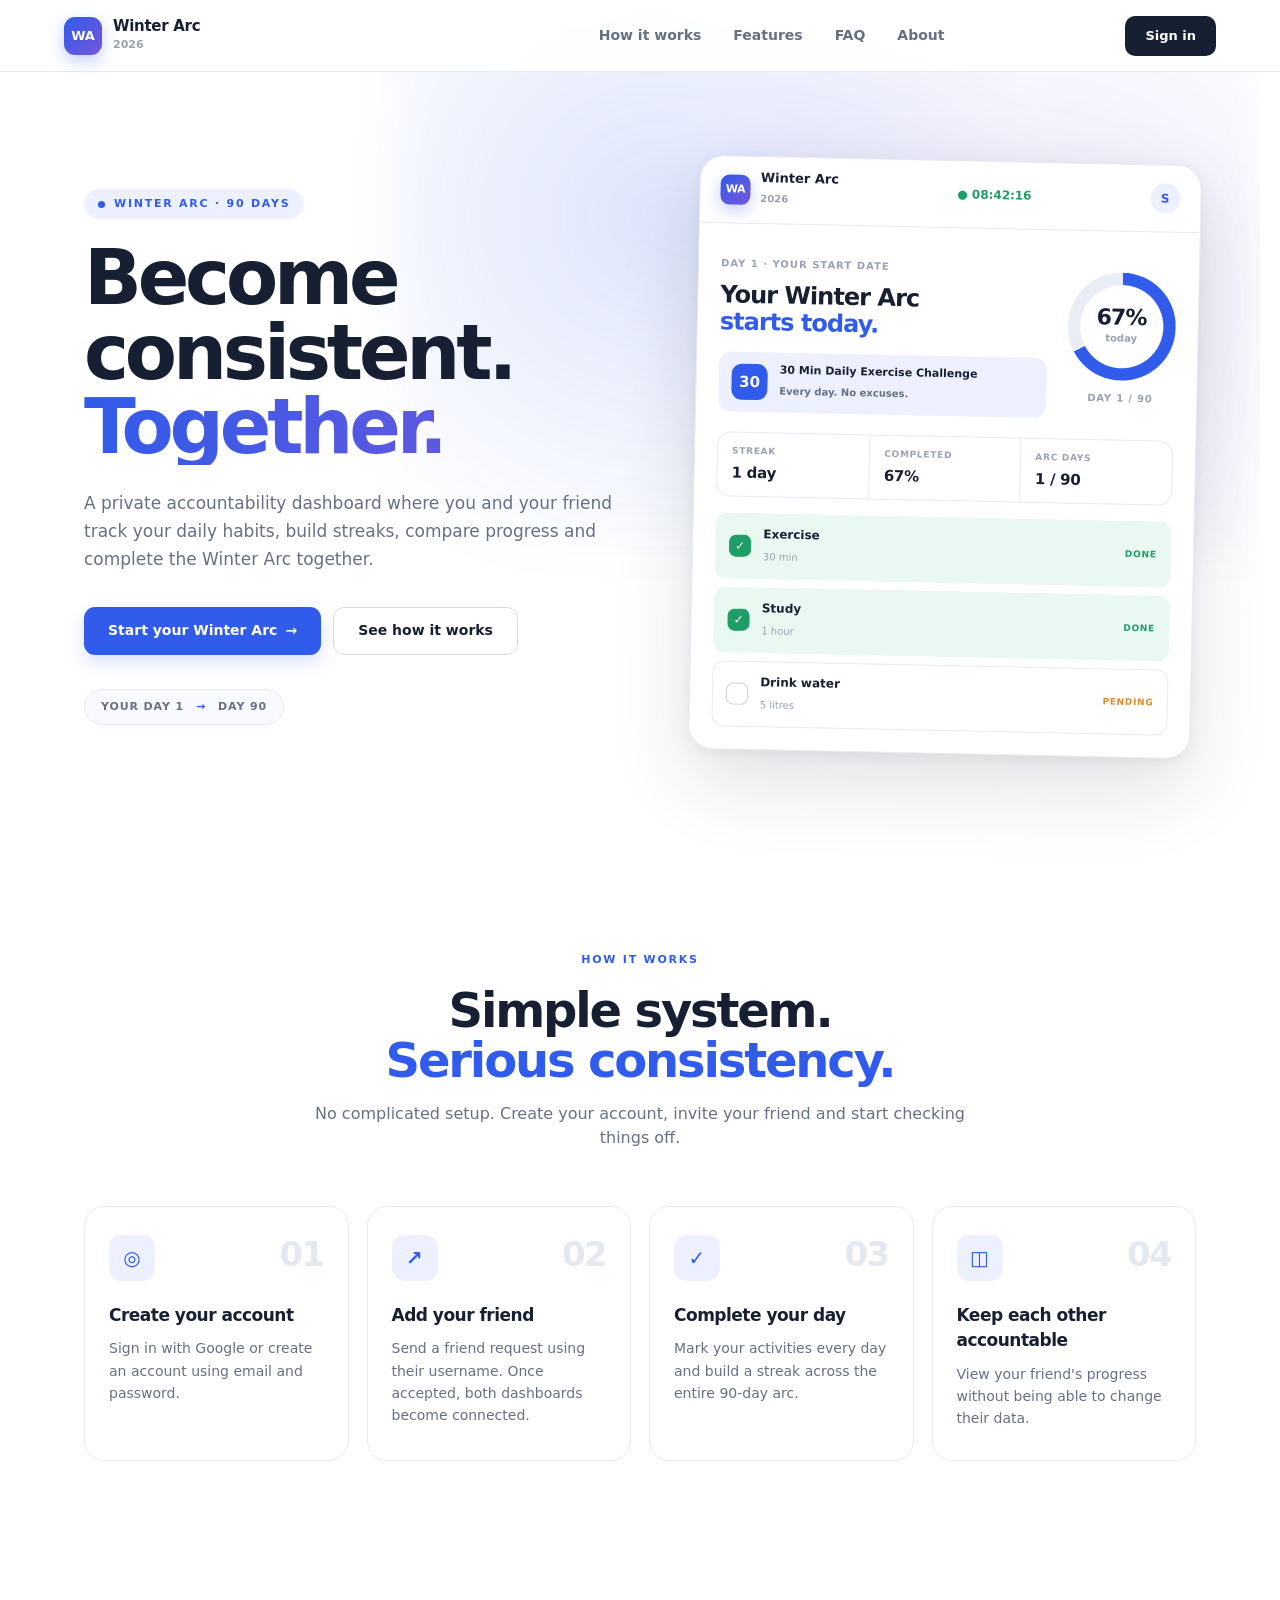
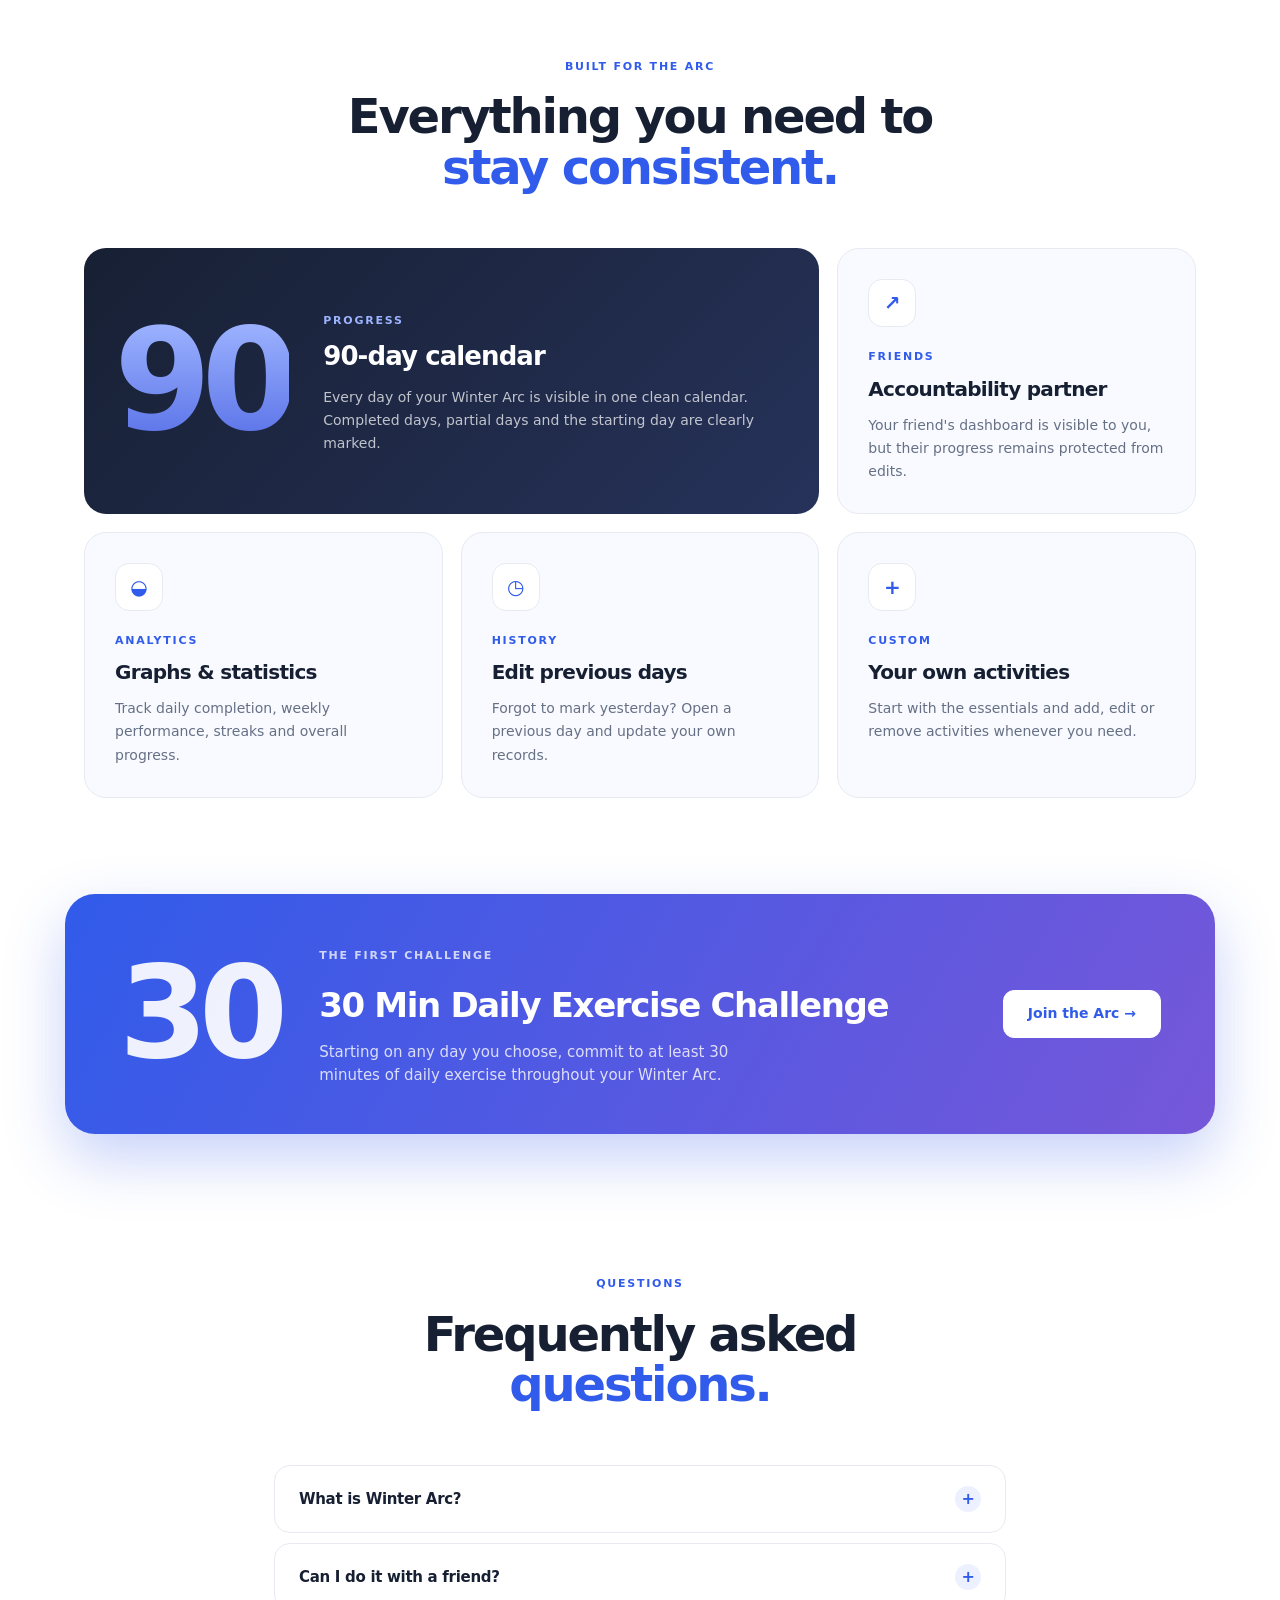
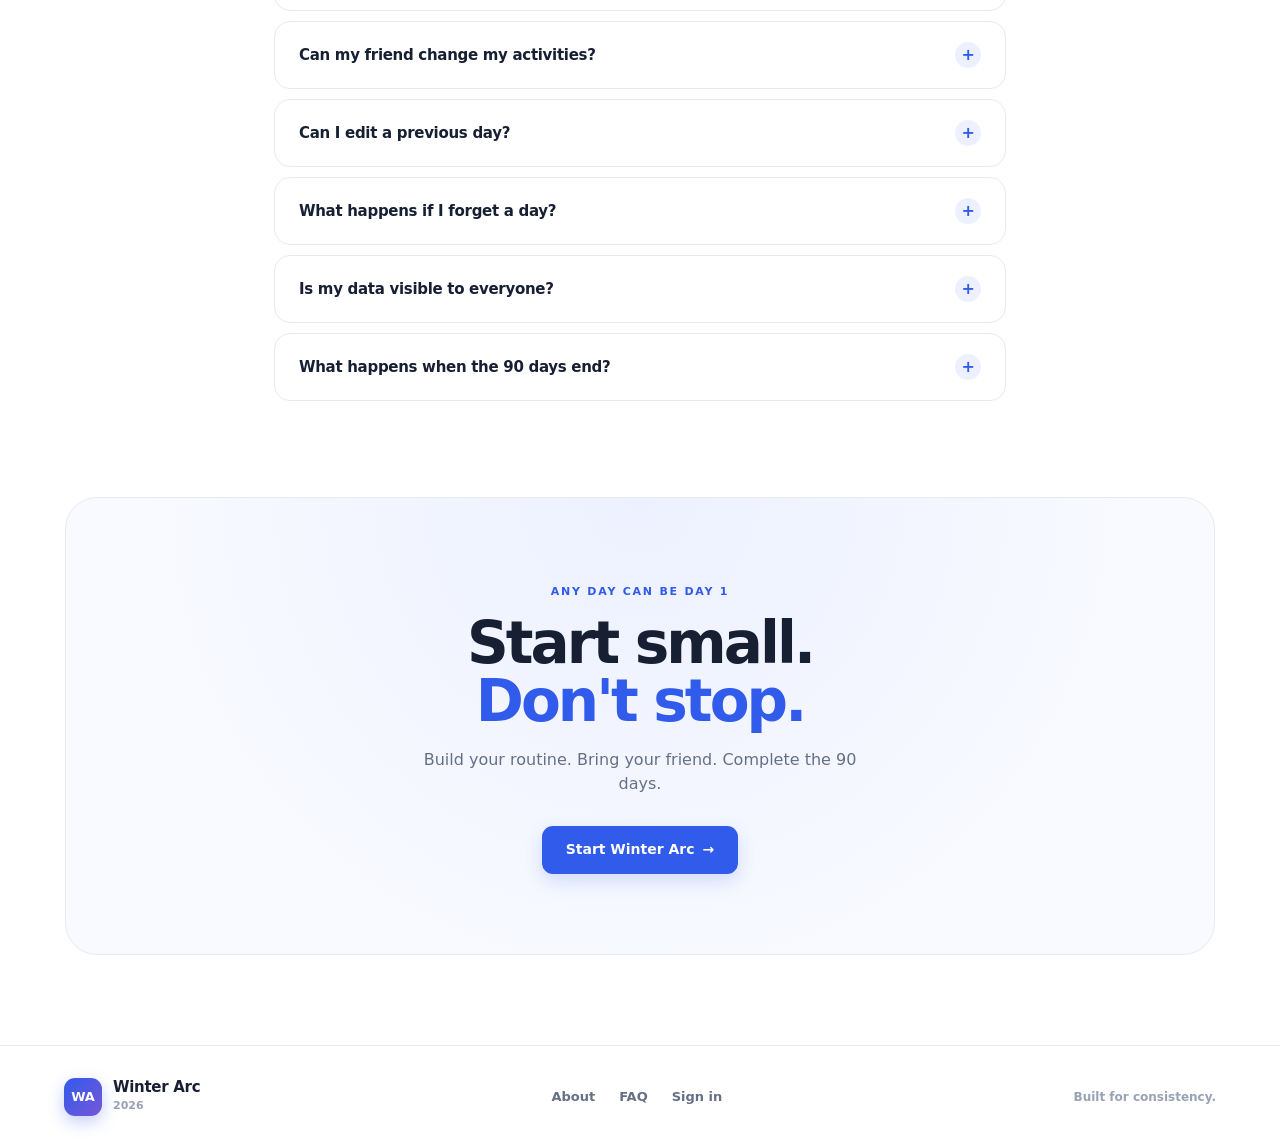
<file: winter-arc/index.html>
<!DOCTYPE html>
<html lang="en">
<head>
  <meta charset="UTF-8">
  <meta
    name="viewport"
    content="width=device-width, initial-scale=1.0"
  >

  <meta
    name="description"
    content="Winter Arc — build consistency with a friend for 90 days."
  >

  <title>Winter Arc — Build Together</title>

  <link rel="stylesheet" href="style.css">
</head>

<body class="landing-page">

  <!-- ================= NAVBAR ================= -->

  <nav class="landing-nav">

    <a href="index.html" class="site-logo">
      <span class="logo-box">WA</span>

      <span>
        <strong>Winter Arc</strong>
        <small>2026</small>
      </span>
    </a>

    <div class="landing-nav-links">
      <a href="#how-it-works">How it works</a>
      <a href="#features">Features</a>
      <a href="#faq">FAQ</a>
      <a href="about.html">About</a>
    </div>

    <a href="sign-in.html" class="nav-login">
      Sign in
    </a>

  </nav>


  <!-- ================= HERO ================= -->

  <main>

    <section class="landing-hero">

      <div class="hero-glow"></div>

      <div class="landing-hero-content">

        <div class="eyebrow">
          <span class="eyebrow-dot"></span>
          WINTER ARC · 90 DAYS
        </div>

        <h1>
          Become consistent.
          <span>Together.</span>
        </h1>

        <p>
          A private accountability dashboard where you and
          your friend track your daily habits, build streaks,
          compare progress and complete the Winter Arc together.
        </p>

        <div class="hero-actions">

          <a
            href="sign-in.html"
            class="primary-button"
          >
            Start your Winter Arc
            <span>→</span>
          </a>

          <a
            href="#how-it-works"
            class="secondary-button"
          >
            See how it works
          </a>

        </div>

        <div class="hero-note">
          <span>YOUR DAY 1</span>
          <span>→</span>
          <span>DAY 90</span>
        </div>

      </div>


      <!-- PREVIEW -->

      <div class="landing-preview">

        <div class="preview-window">

          <div class="preview-topbar">

            <div class="preview-brand">
              <span class="logo-box small">WA</span>

              <div>
                <strong>Winter Arc</strong>
                <small>2026</small>
              </div>
            </div>

            <div class="preview-time">
              ● 08:42:16
            </div>

            <div class="preview-avatar">
              S
            </div>

          </div>


          <div class="preview-body">

            <div class="preview-intro">

              <small>DAY 1 · YOUR START DATE</small>

              <h2>
                Your Winter Arc
                <br>
                <span>starts today.</span>
              </h2>

              <div class="preview-challenge">
                <b>30</b>

                <div>
                  <strong>
                    30 Min Daily Exercise Challenge
                  </strong>

                  <small>
                    Every day. No excuses.
                  </small>
                </div>
              </div>

            </div>


            <div class="preview-ring">

              <div class="preview-ring-circle">
                <strong>67%</strong>
                <small>today</small>
              </div>

              <span>DAY 1 / 90</span>

            </div>

          </div>


          <div class="preview-stats">

            <div>
              <small>STREAK</small>
              <strong>1 day</strong>
            </div>

            <div>
              <small>COMPLETED</small>
              <strong>67%</strong>
            </div>

            <div>
              <small>ARC DAYS</small>
              <strong>1 / 90</strong>
            </div>

          </div>


          <div class="preview-habits">

            <div class="preview-habit done">
              <span class="fake-check">✓</span>

              <div>
                <strong>Exercise</strong>
                <small>30 min</small>
              </div>

              <span class="habit-status">DONE</span>
            </div>

            <div class="preview-habit done">
              <span class="fake-check">✓</span>

              <div>
                <strong>Study</strong>
                <small>1 hour</small>
              </div>

              <span class="habit-status">DONE</span>
            </div>

            <div class="preview-habit">
              <span class="fake-check"></span>

              <div>
                <strong>Drink water</strong>
                <small>5 litres</small>
              </div>

              <span class="habit-status pending">
                PENDING
              </span>
            </div>

          </div>

        </div>

      </div>

    </section>


    <!-- ================= HOW IT WORKS ================= -->

    <section
      id="how-it-works"
      class="landing-section"
    >

      <div class="section-heading">

        <span class="eyebrow">
          HOW IT WORKS
        </span>

        <h2>
          Simple system.
          <span>Serious consistency.</span>
        </h2>

        <p>
          No complicated setup. Create your account,
          invite your friend and start checking things off.
        </p>

      </div>


      <div class="steps-grid">

        <article class="step-card">

          <span class="step-number">01</span>

          <div class="step-icon">
            ◎
          </div>

          <h3>
            Create your account
          </h3>

          <p>
            Sign in with Google or create an account
            using email and password.
          </p>

        </article>


        <article class="step-card">

          <span class="step-number">02</span>

          <div class="step-icon">
            ↗
          </div>

          <h3>
            Add your friend
          </h3>

          <p>
            Send a friend request using their username.
            Once accepted, both dashboards become connected.
          </p>

        </article>


        <article class="step-card">

          <span class="step-number">03</span>

          <div class="step-icon">
            ✓
          </div>

          <h3>
            Complete your day
          </h3>

          <p>
            Mark your activities every day and build
            a streak across the entire 90-day arc.
          </p>

        </article>


        <article class="step-card">

          <span class="step-number">04</span>

          <div class="step-icon">
            ◫
          </div>

          <h3>
            Keep each other accountable
          </h3>

          <p>
            View your friend's progress without being
            able to change their data.
          </p>

        </article>

      </div>

    </section>


    <!-- ================= FEATURES ================= -->

    <section
      id="features"
      class="landing-section feature-section"
    >

      <div class="section-heading">

        <span class="eyebrow">
          BUILT FOR THE ARC
        </span>

        <h2>
          Everything you need to
          <span>stay consistent.</span>
        </h2>

      </div>


      <div class="features-grid">

        <article class="feature-card feature-large">

          <div class="feature-number">
            90
          </div>

          <div>
            <span class="eyebrow">
              PROGRESS
            </span>

            <h3>
              90-day calendar
            </h3>

            <p>
              Every day of your Winter Arc is visible
              in one clean calendar. Completed days,
              partial days and the starting day are
              clearly marked.
            </p>
          </div>

        </article>


        <article class="feature-card">

          <div class="feature-symbol">
            ↗
          </div>

          <span class="eyebrow">
            FRIENDS
          </span>

          <h3>
            Accountability partner
          </h3>

          <p>
            Your friend's dashboard is visible to you,
            but their progress remains protected from edits.
          </p>

        </article>


        <article class="feature-card">

          <div class="feature-symbol">
            ◒
          </div>

          <span class="eyebrow">
            ANALYTICS
          </span>

          <h3>
            Graphs & statistics
          </h3>

          <p>
            Track daily completion, weekly performance,
            streaks and overall progress.
          </p>

        </article>


        <article class="feature-card">

          <div class="feature-symbol">
            ◷
          </div>

          <span class="eyebrow">
            HISTORY
          </span>

          <h3>
            Edit previous days
          </h3>

          <p>
            Forgot to mark yesterday? Open a previous
            day and update your own records.
          </p>

        </article>


        <article class="feature-card">

          <div class="feature-symbol">
            +
          </div>

          <span class="eyebrow">
            CUSTOM
          </span>

          <h3>
            Your own activities
          </h3>

          <p>
            Start with the essentials and add, edit or
            remove activities whenever you need.
          </p>

        </article>

      </div>

    </section>


    <!-- ================= CHALLENGE ================= -->

    <section class="challenge-section">

      <div class="challenge-big-number">
        30
      </div>

      <div class="challenge-content">

        <span class="eyebrow">
          THE FIRST CHALLENGE
        </span>

        <h2>
          30 Min Daily Exercise Challenge
        </h2>

        <p>
          Starting on any day you choose, commit to at least
          30 minutes of daily exercise throughout
          your Winter Arc.
        </p>

      </div>

      <a
        href="sign-in.html"
        class="secondary-button"
      >
        Join the Arc →
      </a>

    </section>


    <!-- ================= FAQ ================= -->

    <section
      id="faq"
      class="landing-section faq-section"
    >

      <div class="section-heading">

        <span class="eyebrow">
          QUESTIONS
        </span>

        <h2>
          Frequently asked
          <span>questions.</span>
        </h2>

      </div>


      <div class="faq-list">

        <details>
          <summary>
            What is Winter Arc?
            <span>+</span>
          </summary>

          <p>
            Winter Arc is a 90-day personal consistency
            challenge. You choose daily activities,
            complete them and track your progress.
          </p>
        </details>


        <details>
          <summary>
            Can I do it with a friend?
            <span>+</span>
          </summary>

          <p>
            Yes. Send your friend a request using their
            username. After they accept, both of you can
            view each other's progress.
          </p>
        </details>


        <details>
          <summary>
            Can my friend change my activities?
            <span>+</span>
          </summary>

          <p>
            No. Your friend has a read-only view of your
            dashboard. Only you can add, edit, remove or
            mark your own activities.
          </p>
        </details>


        <details>
          <summary>
            Can I edit a previous day?
            <span>+</span>
          </summary>

          <p>
            Yes. Your dashboard includes a history/calendar
            view where you can open previous days and update
            your own progress.
          </p>
        </details>


        <details>
          <summary>
            What happens if I forget a day?
            <span>+</span>
          </summary>

          <p>
            Nothing is automatically deleted. The day simply
            remains incomplete until you update it. Your
            dashboard will show the actual progress you recorded.
          </p>
        </details>


        <details>
          <summary>
            Is my data visible to everyone?
            <span>+</span>
          </summary>

          <p>
            No. Your dashboard is private. Only an accepted
            accountability partner can view your Winter Arc
            progress, and they cannot edit it.
          </p>
        </details>


        <details>
          <summary>
            What happens when the 90 days end?
            <span>+</span>
          </summary>

          <p>
            Your historical data remains available so you can
            review your consistency and compare your final
            results with your starting point.
          </p>
        </details>

      </div>

    </section>


    <!-- ================= CTA ================= -->

    <section class="final-cta">

      <span class="eyebrow">
        ANY DAY CAN BE DAY 1
      </span>

      <h2>
        Start small.
        <span>Don't stop.</span>
      </h2>

      <p>
        Build your routine. Bring your friend.
        Complete the 90 days.
      </p>

      <a
        href="sign-in.html"
        class="primary-button"
      >
        Start Winter Arc
        <span>→</span>
      </a>

    </section>

  </main>


  <!-- ================= FOOTER ================= -->

  <footer class="landing-footer">

    <div class="site-logo">

      <span class="logo-box">
        WA
      </span>

      <span>
        <strong>Winter Arc</strong>
        <small>2026</small>
      </span>

    </div>


    <div class="footer-links">

      <a href="about.html">
        About
      </a>

      <a href="#faq">
        FAQ
      </a>

      <a href="sign-in.html">
        Sign in
      </a>

    </div>


    <span class="footer-copy">
      Built for consistency.
    </span>

  </footer>

</body>
</html>
</file>
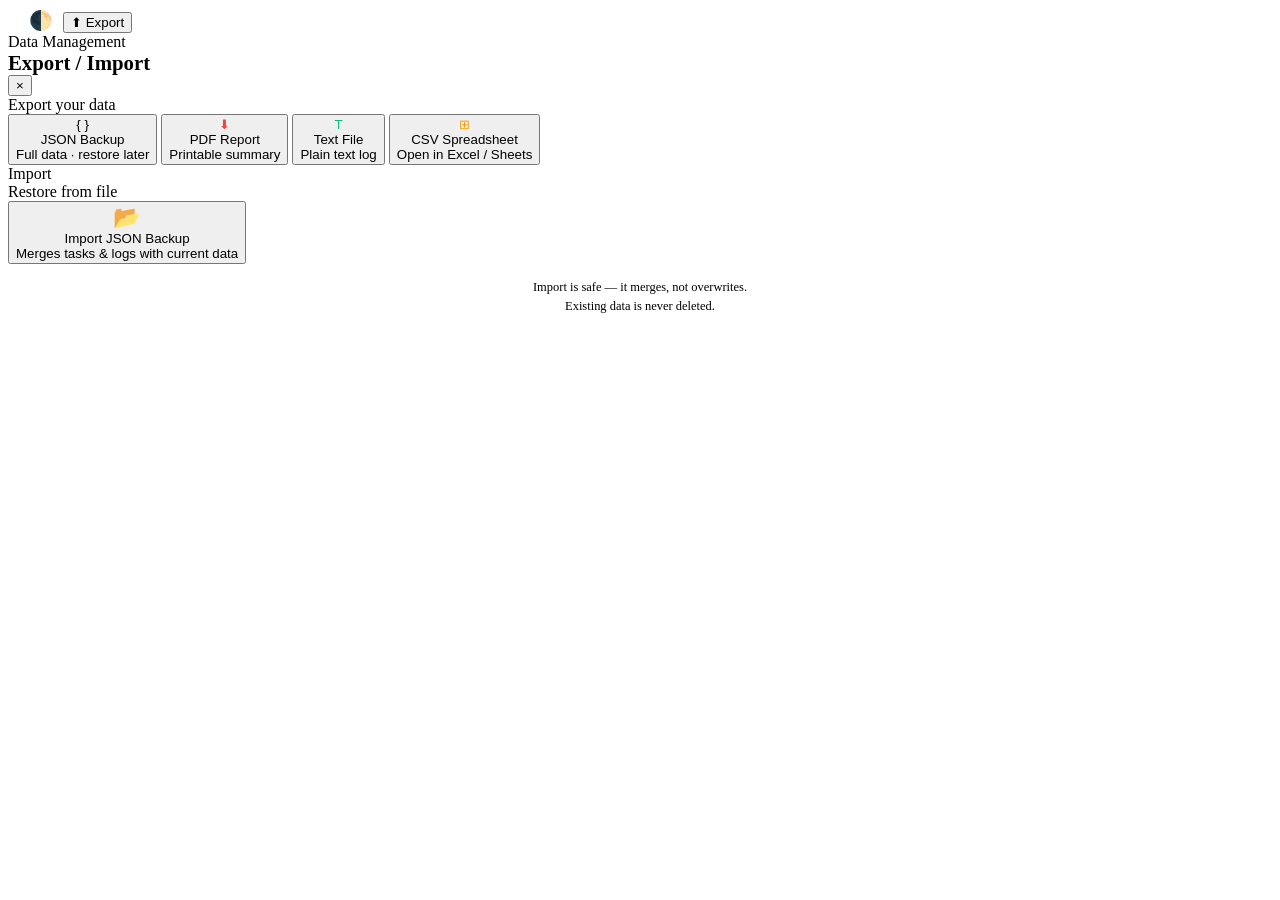
<file: export-import-html.html>
<!-- ═══════════════════════════════════════════════════════════
     STEP 1 — Add this button in the .tabs div, after the theme toggle button
     Replace:
         <button onclick="toggleTheme()" ...>🌓</button>
     With both the theme toggle AND this export button:
     ═══════════════════════════════════════════════════════════ -->

<button onclick="toggleTheme()" style="background:none; border:none; cursor:pointer; margin-left:15px; font-size: 1.2rem;">🌓</button>
<button onclick="openExportModal()" class="export-fab-btn" title="Export / Import data">⬆ Export</button>


<!-- ═══════════════════════════════════════════════════════════
     STEP 2 — Add this ENTIRE modal block anywhere inside <body>
     (e.g. just before the closing </body> tag)
     ═══════════════════════════════════════════════════════════ -->

<div id="exportImportModal" class="modal-overlay" onclick="if(event.target===this)closeExportModal()">
  <div class="modal-card export-modal-card">

    <div class="export-modal-head">
      <div>
        <div class="month-detail-kicker">Data Management</div>
        <h2 style="font-weight:800; font-size:1.3rem; margin:0;">Export / Import</h2>
      </div>
      <button type="button" class="month-close" onclick="closeExportModal()" aria-label="Close">×</button>
    </div>

    <!-- EXPORT SECTION -->
    <div class="export-section-label">Export your data</div>
    <div class="export-btn-grid">

      <button type="button" class="export-action-btn" onclick="exportJSON()">
        <span class="export-icon">{ }</span>
        <div>
          <div class="export-btn-title">JSON Backup</div>
          <div class="export-btn-sub">Full data · restore later</div>
        </div>
      </button>

      <button type="button" class="export-action-btn" onclick="exportPDF()">
        <span class="export-icon" style="color:#ef4444;">⬇</span>
        <div>
          <div class="export-btn-title">PDF Report</div>
          <div class="export-btn-sub">Printable summary</div>
        </div>
      </button>

      <button type="button" class="export-action-btn" onclick="exportTXT()">
        <span class="export-icon" style="color:#10b981;">T</span>
        <div>
          <div class="export-btn-title">Text File</div>
          <div class="export-btn-sub">Plain text log</div>
        </div>
      </button>

      <button type="button" class="export-action-btn" onclick="exportCSV()">
        <span class="export-icon" style="color:#f59e0b;">⊞</span>
        <div>
          <div class="export-btn-title">CSV Spreadsheet</div>
          <div class="export-btn-sub">Open in Excel / Sheets</div>
        </div>
      </button>

    </div>

    <!-- DIVIDER -->
    <div class="export-divider"><span>Import</span></div>

    <!-- IMPORT SECTION -->
    <div class="export-section-label">Restore from file</div>
    <button type="button" class="export-import-btn" onclick="importJSON()">
      <span style="font-size:1.4rem;">📂</span>
      <div>
        <div class="export-btn-title">Import JSON Backup</div>
        <div class="export-btn-sub">Merges tasks &amp; logs with current data</div>
      </div>
    </button>

    <p style="font-size:0.78rem; color:var(--text-dim); margin-top:14px; text-align:center; line-height:1.5;">
      Import is safe — it merges, not overwrites.<br>Existing data is never deleted.
    </p>

  </div>
</div>
</file>
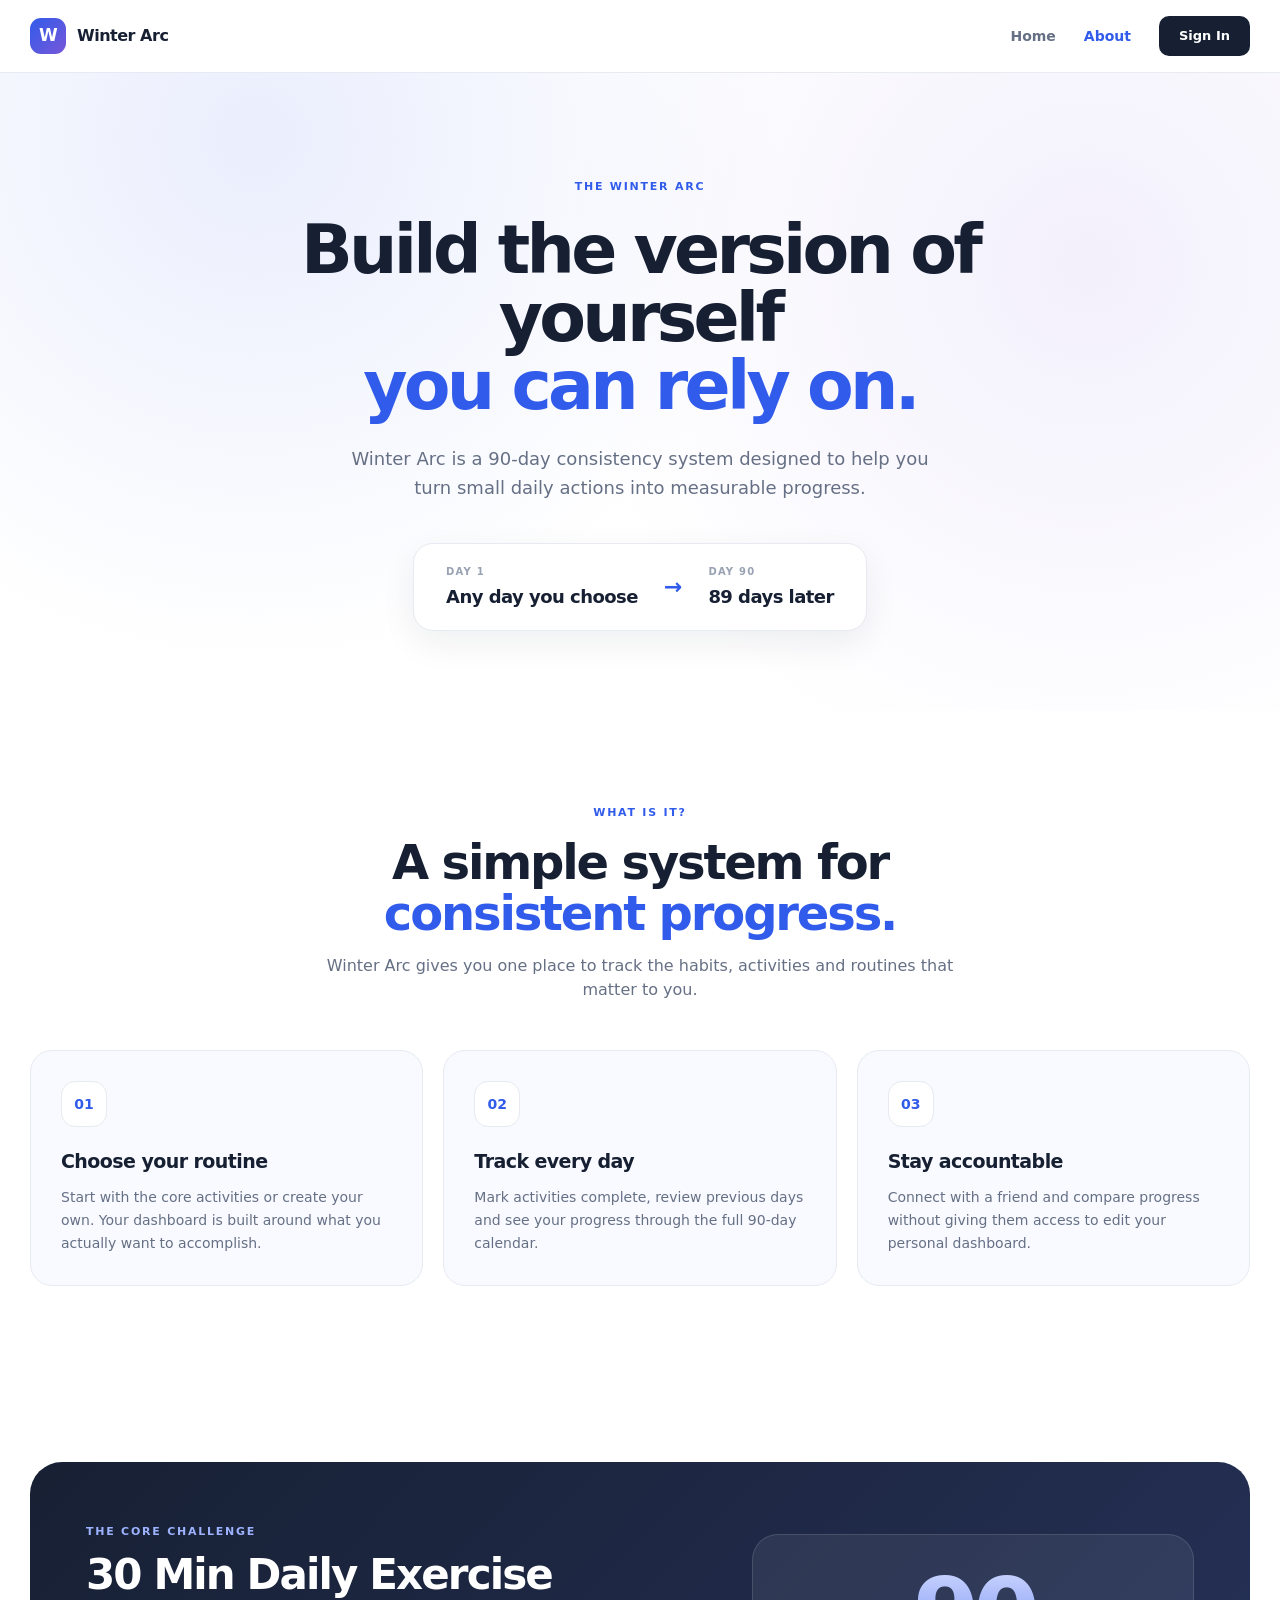
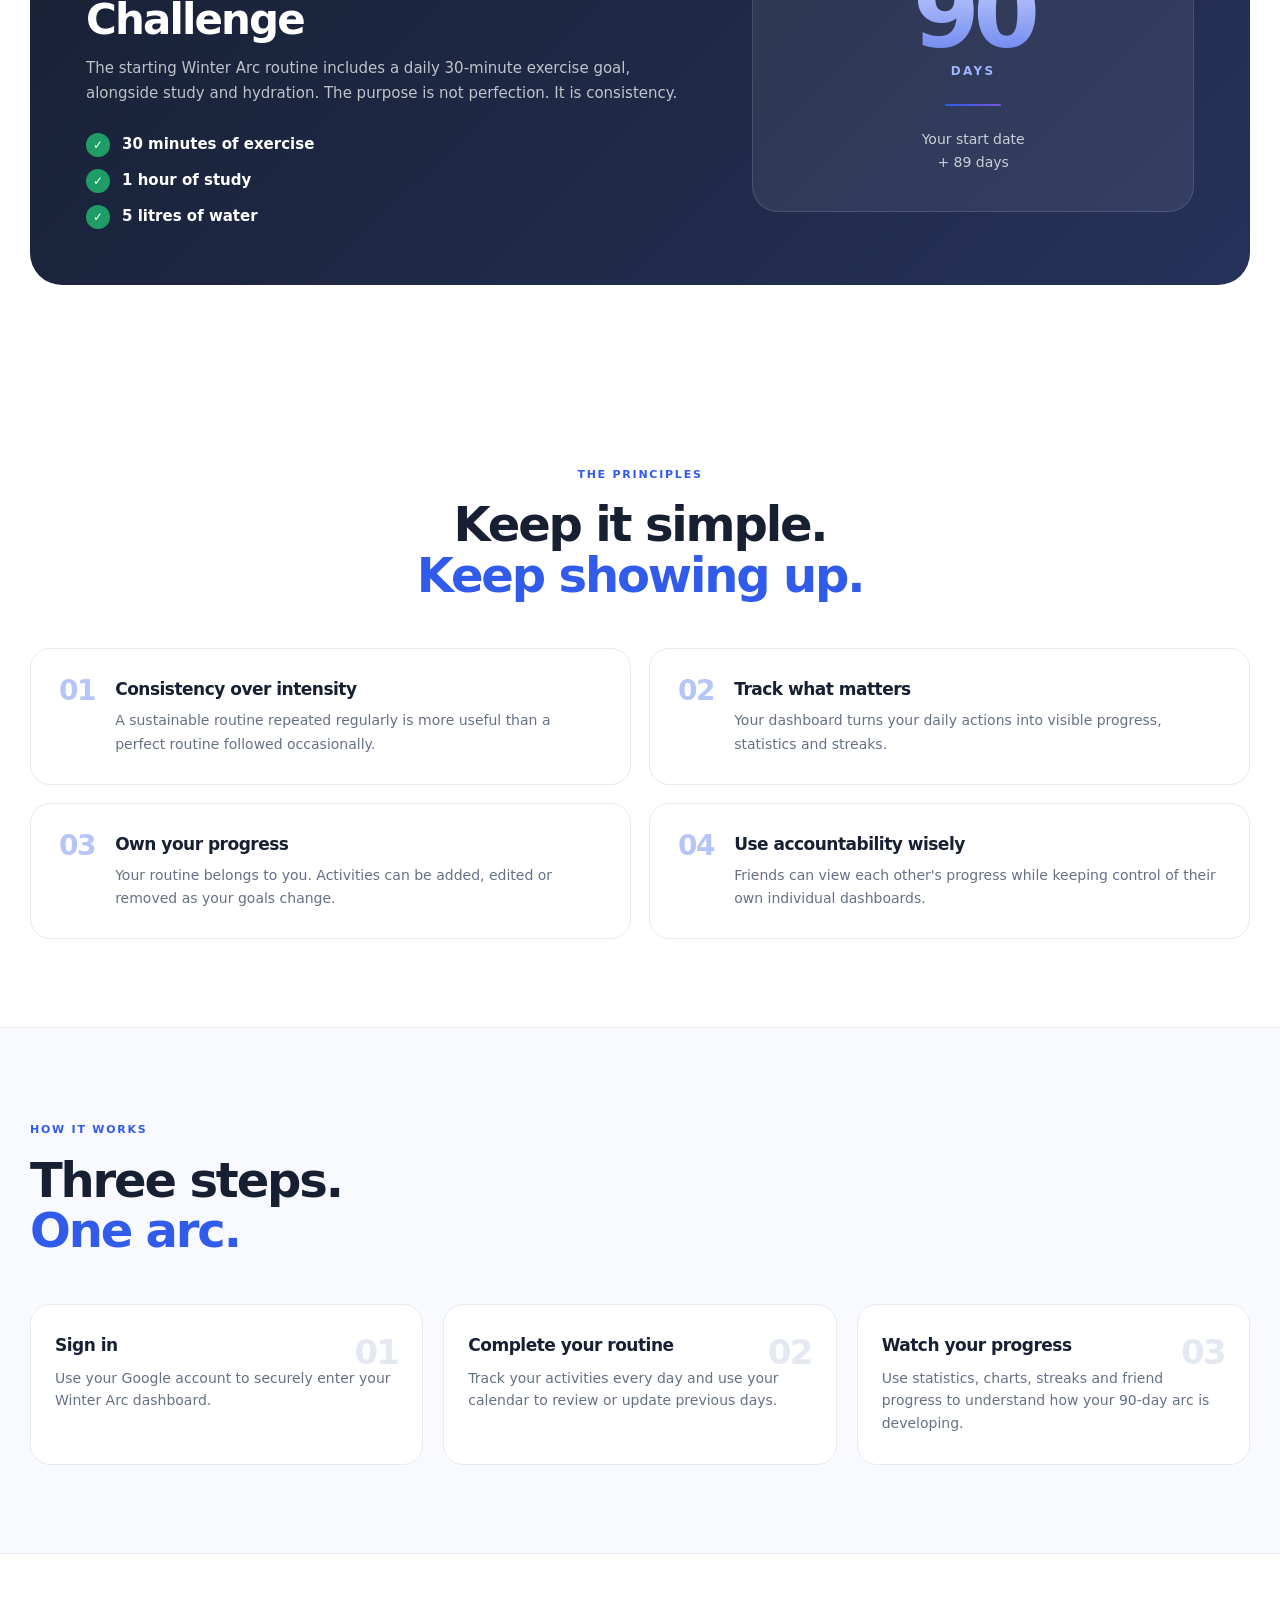
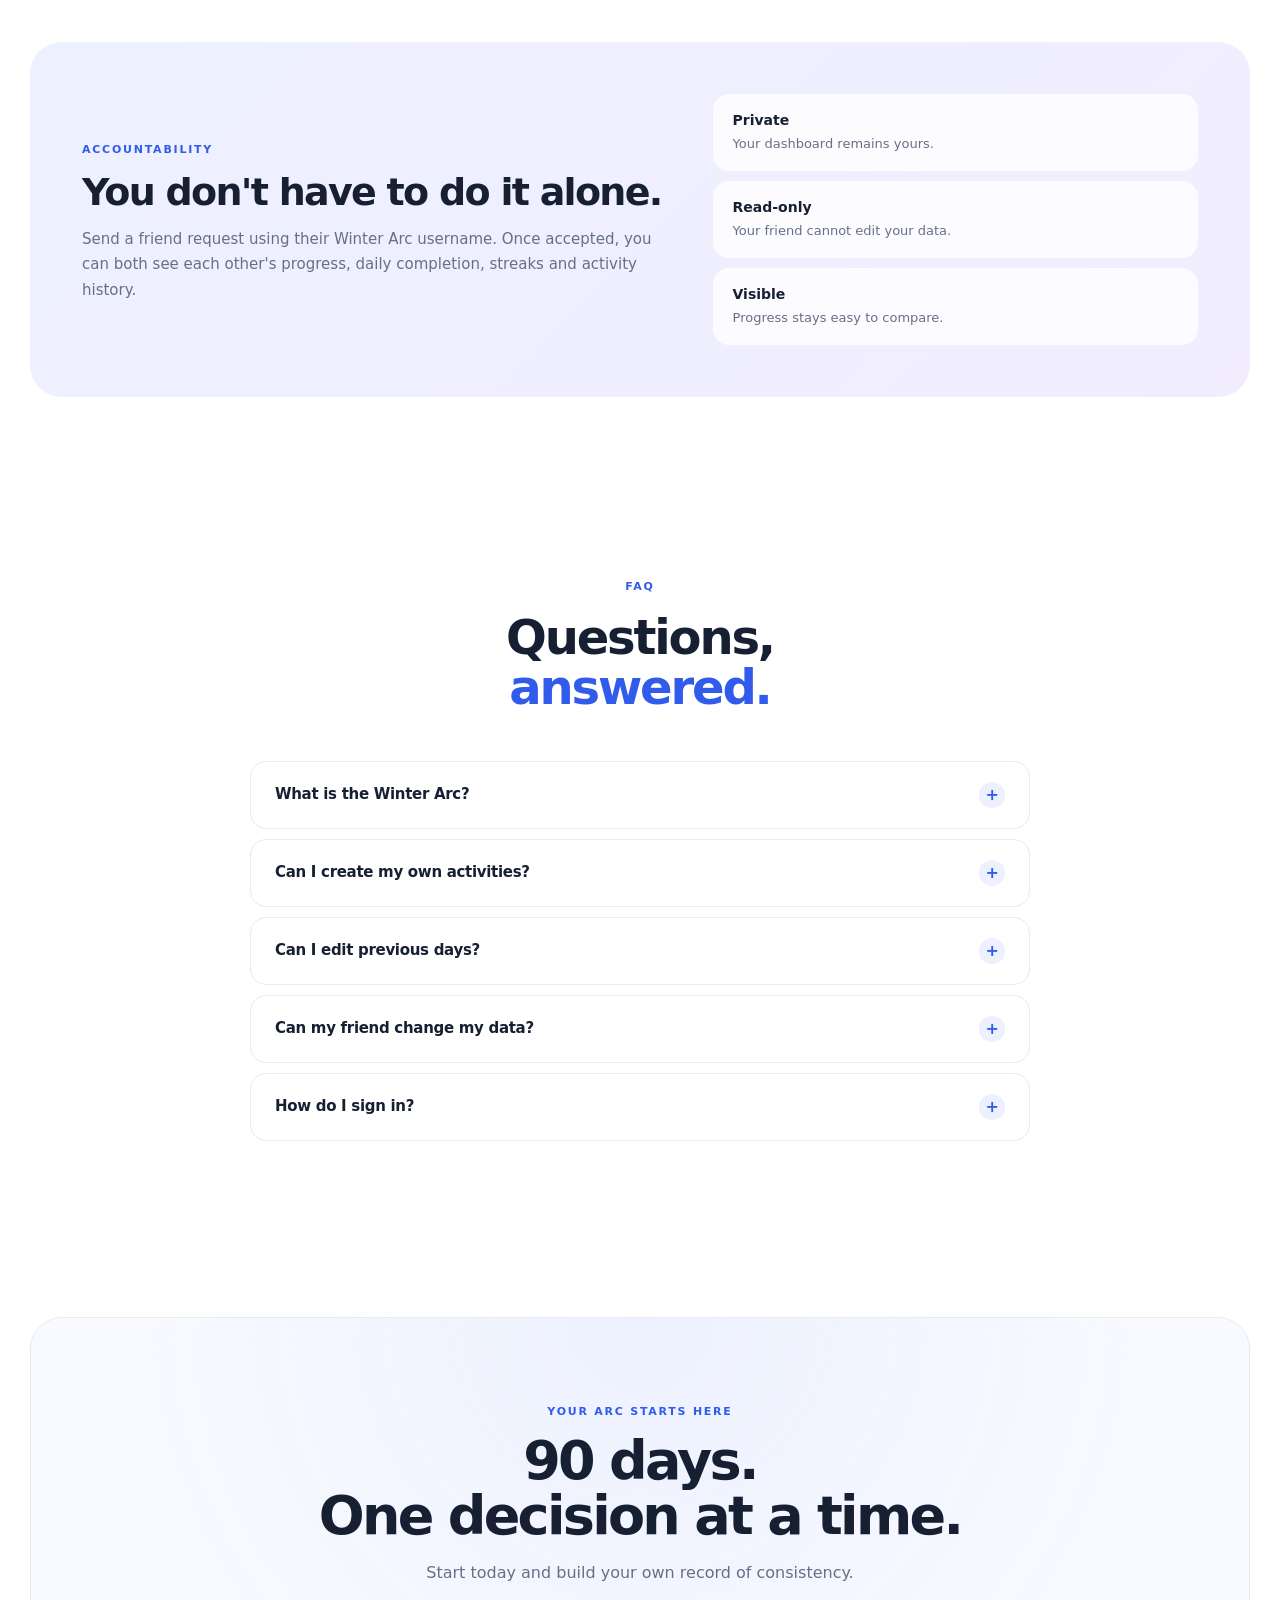
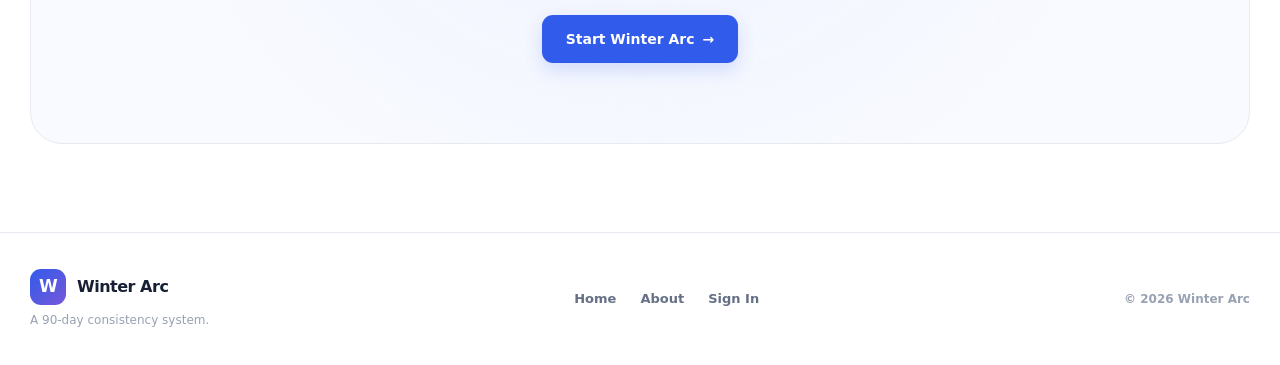
<file: winter-arc/about.html>
<!DOCTYPE html>
<html lang="en">
<head>
  <meta charset="UTF-8" />
  <meta
    name="viewport"
    content="width=device-width, initial-scale=1.0"
  />

  <title>About — Winter Arc</title>

  <meta
    name="description"
    content="Learn about Winter Arc, a focused 90-day personal discipline and consistency challenge."
  />

  <link rel="stylesheet" href="style.css" />
</head>

<body class="about-page">

  <!-- ======================================================
       NAVBAR
  ======================================================= -->

  <header class="site-header">
    <div class="container nav-container">

      <a href="index.html" class="brand">
        <span class="brand-mark">W</span>
        <span class="brand-text">Winter Arc</span>
      </a>

      <nav class="main-nav" aria-label="Main navigation">
        <a href="index.html">Home</a>
        <a href="about.html" class="active">About</a>
        <a href="sign-in.html" class="nav-login-button">
          Sign In
        </a>
      </nav>

      <button
        class="mobile-menu-button"
        type="button"
        aria-label="Open navigation menu"
        aria-expanded="false"
        onclick="toggleAboutMenu()"
      >
        <span></span>
        <span></span>
        <span></span>
      </button>

    </div>

    <div
      class="mobile-nav"
      id="aboutMobileNav"
      aria-hidden="true"
    >
      <a href="index.html">Home</a>
      <a href="about.html">About</a>
      <a href="sign-in.html">Sign In</a>
    </div>
  </header>


  <!-- ======================================================
       HERO
  ======================================================= -->

  <main>

    <section class="about-hero section">
      <div class="container">

        <div class="about-hero-content">

          <span class="eyebrow">
            THE WINTER ARC
          </span>

          <h1>
            Build the version of yourself
            <span class="text-accent">you can rely on.</span>
          </h1>

          <p class="hero-description">
            Winter Arc is a 90-day consistency system designed to
            help you turn small daily actions into measurable progress.
          </p>

          <div class="about-date-card">

            <div>
              <span class="small-label">DAY 1</span>
              <strong>Any day you choose</strong>
            </div>

            <span class="date-arrow">→</span>

            <div>
              <span class="small-label">DAY 90</span>
              <strong>89 days later</strong>
            </div>

          </div>

        </div>

      </div>
    </section>


    <!-- ======================================================
         WHAT IS WINTER ARC
    ======================================================= -->

    <section class="section about-intro-section">

      <div class="container">

        <div class="section-heading centered">

          <span class="eyebrow">
            WHAT IS IT?
          </span>

          <h2>
            A simple system for
            <span class="text-accent">consistent progress.</span>
          </h2>

          <p>
            Winter Arc gives you one place to track the habits,
            activities and routines that matter to you.
          </p>

        </div>


        <div class="about-feature-grid">

          <article class="about-feature-card">

            <div class="feature-icon">
              01
            </div>

            <h3>
              Choose your routine
            </h3>

            <p>
              Start with the core activities or create your own.
              Your dashboard is built around what you actually want
              to accomplish.
            </p>

          </article>


          <article class="about-feature-card">

            <div class="feature-icon">
              02
            </div>

            <h3>
              Track every day
            </h3>

            <p>
              Mark activities complete, review previous days and
              see your progress through the full 90-day calendar.
            </p>

          </article>


          <article class="about-feature-card">

            <div class="feature-icon">
              03
            </div>

            <h3>
              Stay accountable
            </h3>

            <p>
              Connect with a friend and compare progress without
              giving them access to edit your personal dashboard.
            </p>

          </article>

        </div>

      </div>

    </section>


    <!-- ======================================================
         CORE CHALLENGE
    ======================================================= -->

    <section class="section about-challenge-section">

      <div class="container">

        <div class="about-challenge-card">

          <div class="about-challenge-content">

            <span class="eyebrow">
              THE CORE CHALLENGE
            </span>

            <h2>
              30 Min Daily Exercise Challenge
            </h2>

            <p>
              The starting Winter Arc routine includes a daily
              30-minute exercise goal, alongside study and hydration.
              The purpose is not perfection. It is consistency.
            </p>

            <div class="challenge-list">

              <div class="challenge-list-item">
                <span class="check-mark">✓</span>
                <span>30 minutes of exercise</span>
              </div>

              <div class="challenge-list-item">
                <span class="check-mark">✓</span>
                <span>1 hour of study</span>
              </div>

              <div class="challenge-list-item">
                <span class="check-mark">✓</span>
                <span>5 litres of water</span>
              </div>

            </div>

          </div>


          <div class="challenge-number-card">

            <span>90</span>
            <small>DAYS</small>

            <div class="challenge-number-line"></div>

            <p>
              Your start date<br />
              + 89 days
            </p>

          </div>

        </div>

      </div>

    </section>


    <!-- ======================================================
         PRINCIPLES
    ======================================================= -->

    <section class="section">

      <div class="container">

        <div class="section-heading centered">

          <span class="eyebrow">
            THE PRINCIPLES
          </span>

          <h2>
            Keep it simple.
            <span class="text-accent">Keep showing up.</span>
          </h2>

        </div>


        <div class="principles-grid">

          <div class="principle-item">

            <span class="principle-number">
              01
            </span>

            <div>
              <h3>Consistency over intensity</h3>
              <p>
                A sustainable routine repeated regularly is more
                useful than a perfect routine followed occasionally.
              </p>
            </div>

          </div>


          <div class="principle-item">

            <span class="principle-number">
              02
            </span>

            <div>
              <h3>Track what matters</h3>
              <p>
                Your dashboard turns your daily actions into
                visible progress, statistics and streaks.
              </p>
            </div>

          </div>


          <div class="principle-item">

            <span class="principle-number">
              03
            </span>

            <div>
              <h3>Own your progress</h3>
              <p>
                Your routine belongs to you. Activities can be
                added, edited or removed as your goals change.
              </p>
            </div>

          </div>


          <div class="principle-item">

            <span class="principle-number">
              04
            </span>

            <div>
              <h3>Use accountability wisely</h3>
              <p>
                Friends can view each other's progress while
                keeping control of their own individual dashboards.
              </p>
            </div>

          </div>

        </div>

      </div>

    </section>


    <!-- ======================================================
         HOW IT WORKS
    ======================================================= -->

    <section class="section about-how-section">

      <div class="container">

        <div class="section-heading">

          <span class="eyebrow">
            HOW IT WORKS
          </span>

          <h2>
            Three steps.
            <span class="text-accent">One arc.</span>
          </h2>

        </div>


        <div class="steps-grid">

          <article class="step-card">

            <span class="step-number">01</span>

            <h3>
              Sign in
            </h3>

            <p>
              Use your Google account to securely enter your
              Winter Arc dashboard.
            </p>

          </article>


          <article class="step-card">

            <span class="step-number">02</span>

            <h3>
              Complete your routine
            </h3>

            <p>
              Track your activities every day and use your calendar
              to review or update previous days.
            </p>

          </article>


          <article class="step-card">

            <span class="step-number">03</span>

            <h3>
              Watch your progress
            </h3>

            <p>
              Use statistics, charts, streaks and friend progress
              to understand how your 90-day arc is developing.
            </p>

          </article>

        </div>

      </div>

    </section>


    <!-- ======================================================
         FRIEND ACCOUNTABILITY
    ======================================================= -->

    <section class="section">

      <div class="container">

        <div class="friend-about-card">

          <div>

            <span class="eyebrow">
              ACCOUNTABILITY
            </span>

            <h2>
              You don't have to do it alone.
            </h2>

            <p>
              Send a friend request using their Winter Arc username.
              Once accepted, you can both see each other's progress,
              daily completion, streaks and activity history.
            </p>

          </div>

          <div class="friend-about-points">

            <div>
              <strong>Private</strong>
              <span>Your dashboard remains yours.</span>
            </div>

            <div>
              <strong>Read-only</strong>
              <span>Your friend cannot edit your data.</span>
            </div>

            <div>
              <strong>Visible</strong>
              <span>Progress stays easy to compare.</span>
            </div>

          </div>

        </div>

      </div>

    </section>


    <!-- ======================================================
         FAQ
    ======================================================= -->

    <section class="section about-faq-section">

      <div class="container">

        <div class="section-heading centered">

          <span class="eyebrow">
            FAQ
          </span>

          <h2>
            Questions,
            <span class="text-accent">answered.</span>
          </h2>

        </div>


        <div class="faq-list">

          <details class="faq-item">
            <summary>
              What is the Winter Arc?
              <span>+</span>
            </summary>

            <p>
              Winter Arc is a 90-day personal consistency challenge
              that starts on the day you choose and runs for 90 days.
            </p>
          </details>


          <details class="faq-item">
            <summary>
              Can I create my own activities?
              <span>+</span>
            </summary>

            <p>
              Yes. You can add activities, edit their names and
              targets, or remove activities from your routine.
            </p>
          </details>


          <details class="faq-item">
            <summary>
              Can I edit previous days?
              <span>+</span>
            </summary>

            <p>
              Yes. The calendar lets you select previous days and
              update the activities you completed on those dates.
            </p>
          </details>


          <details class="faq-item">
            <summary>
              Can my friend change my data?
              <span>+</span>
            </summary>

            <p>
              No. Your friend's dashboard is intended to be
              read-only. Your own data remains under your account.
            </p>
          </details>


          <details class="faq-item">
            <summary>
              How do I sign in?
              <span>+</span>
            </summary>

            <p>
              Winter Arc uses Google Sign-In. There is no
              email-and-password login form.
            </p>
          </details>

        </div>

      </div>

    </section>


    <!-- ======================================================
         FINAL CTA
    ======================================================= -->

    <section class="section final-cta-section">

      <div class="container">

        <div class="final-cta-card">

          <span class="eyebrow">
            YOUR ARC STARTS HERE
          </span>

          <h2>
            90 days.
            <br />
            One decision at a time.
          </h2>

          <p>
            Start today and build your own record of consistency.
          </p>

          <a
            href="sign-in.html"
            class="primary-button"
          >
            Start Winter Arc
            <span>→</span>
          </a>

        </div>

      </div>

    </section>

  </main>


  <!-- ======================================================
       FOOTER
  ======================================================= -->

  <footer class="site-footer">

    <div class="container footer-container">

      <div class="footer-brand">

        <a href="index.html" class="brand">
          <span class="brand-mark">W</span>
          <span class="brand-text">Winter Arc</span>
        </a>

        <p>
          A 90-day consistency system.
        </p>

      </div>


      <div class="footer-links">

        <a href="index.html">Home</a>
        <a href="about.html">About</a>
        <a href="sign-in.html">Sign In</a>

      </div>


      <div class="footer-copy">
        © 2026 Winter Arc
      </div>

    </div>

  </footer>


  <!-- ======================================================
       MOBILE NAV SCRIPT
  ======================================================= -->

  <script>
    function toggleAboutMenu() {
      const menu = document.getElementById("aboutMobileNav");
      const button = document.querySelector(".mobile-menu-button");

      if (!menu || !button) return;

      const isOpen =
        button.getAttribute("aria-expanded") === "true";

      button.setAttribute(
        "aria-expanded",
        String(!isOpen)
      );

      menu.setAttribute(
        "aria-hidden",
        String(isOpen)
      );

      menu.classList.toggle("open", !isOpen);
      button.classList.toggle("open", !isOpen);
    }

    document
      .querySelectorAll("#aboutMobileNav a")
      .forEach((link) => {
        link.addEventListener("click", () => {
          const menu = document.getElementById("aboutMobileNav");
          const button = document.querySelector(
            ".mobile-menu-button"
          );

          if (!menu || !button) return;

          menu.classList.remove("open");
          button.classList.remove("open");

          button.setAttribute(
            "aria-expanded",
            "false"
          );

          menu.setAttribute(
            "aria-hidden",
            "true"
          );
        });
      });
  </script>

</body>
</html>
</file>
<file: winter-arc/style.css>
/* =========================================================
   WINTER ARC
   Global Stylesheet
   ========================================================= */


/* =========================================================
   1. RESET
   ========================================================= */

* {
  box-sizing: border-box;
  margin: 0;
  padding: 0;
}

html {
  scroll-behavior: smooth;
}

body {
  min-height: 100vh;
  font-family:
    Inter,
    ui-sans-serif,
    system-ui,
    -apple-system,
    BlinkMacSystemFont,
    "Segoe UI",
    sans-serif;
  color: #172033;
  background: #f5f7fb;
  line-height: 1.5;
  -webkit-font-smoothing: antialiased;
}

button,
input,
textarea,
select {
  font: inherit;
}

button,
a {
  -webkit-tap-highlight-color: transparent;
}

button {
  border: 0;
  cursor: pointer;
}

a {
  color: inherit;
  text-decoration: none;
}

img {
  display: block;
  max-width: 100%;
}

ul,
ol {
  list-style: none;
}

[hidden] {
  display: none !important;
}


/* =========================================================
   2. ROOT VARIABLES
   ========================================================= */

:root {
  --bg: #f5f7fb;
  --surface: #ffffff;
  --surface-soft: #f8faff;
  --surface-dark: #172033;

  --text: #172033;
  --text-soft: #667085;
  --text-muted: #98a2b3;

  --line: #e7eaf0;
  --line-dark: #d6dbe5;

  --primary: #315bea;
  --primary-dark: #2446c5;
  --primary-soft: #edf1ff;

  --green: #1f9d67;
  --green-soft: #e9f8f1;

  --orange: #e08a2e;
  --orange-soft: #fff4e5;

  --red: #d94b4b;
  --red-soft: #fff0f0;

  --purple: #7657d9;
  --purple-soft: #f1edff;

  --shadow-sm:
    0 2px 8px rgba(18, 28, 45, 0.04);

  --shadow:
    0 12px 35px rgba(18, 28, 45, 0.07);

  --shadow-lg:
    0 24px 70px rgba(18, 28, 45, 0.13);

  --radius-sm: 10px;
  --radius: 16px;
  --radius-lg: 24px;
  --radius-xl: 32px;

  --container: 1220px;

  --transition:
    180ms ease;
}


/* =========================================================
   3. SCROLLBAR
   ========================================================= */

::-webkit-scrollbar {
  width: 9px;
  height: 9px;
}

::-webkit-scrollbar-track {
  background: transparent;
}

::-webkit-scrollbar-thumb {
  background: #cdd3de;
  border-radius: 999px;
}

::-webkit-scrollbar-thumb:hover {
  background: #aeb6c5;
}


/* =========================================================
   4. GLOBAL UTILITIES
   ========================================================= */

.container {
  width: min(
    calc(100% - 40px),
    var(--container)
  );
  margin-inline: auto;
}

.text-center {
  text-align: center;
}

.full-width {
  width: 100%;
}

.muted {
  color: var(--text-muted);
}

.no-scroll {
  overflow: hidden;
}


/* =========================================================
   5. APP TOPBAR
   ========================================================= */

.app-topbar {
  position: sticky;
  top: 0;
  z-index: 100;

  width: 100%;
  height: 76px;

  display: flex;
  align-items: center;
  justify-content: space-between;

  padding: 0 32px;

  background: rgba(255, 255, 255, 0.94);
  border-bottom: 1px solid var(--line);

  backdrop-filter: blur(18px);
  -webkit-backdrop-filter: blur(18px);
}


/* Brand */

.app-brand {
  display: inline-flex;
  align-items: center;
  gap: 11px;

  flex-shrink: 0;
}

.brand-mark {
  width: 40px;
  height: 40px;

  display: grid;
  place-items: center;

  color: #fff;
  background: var(--text);

  border-radius: 12px;

  font-size: 17px;
  font-weight: 850;
  letter-spacing: -0.04em;
}

.brand-text {
  display: flex;
  flex-direction: column;
  line-height: 1.1;
}

.brand-text strong {
  font-size: 15px;
  letter-spacing: -0.02em;
}

.brand-text small {
  margin-top: 4px;

  color: var(--text-muted);

  font-size: 10px;
  font-weight: 700;
  letter-spacing: 0.08em;
  text-transform: uppercase;
}


/* Desktop navigation */

.desktop-nav {
  display: flex;
  align-items: center;
  gap: 5px;
  margin-left: 50px;
  margin-right: auto;
}

.nav-link {
  position: relative;

  padding: 9px 13px;

  color: var(--text-soft);

  border-radius: 9px;

  font-size: 13px;
  font-weight: 700;

  transition:
    color var(--transition),
    background var(--transition);
}

.nav-link:hover {
  color: var(--text);
  background: var(--surface-soft);
}

.nav-link.active {
  color: var(--primary);
  background: var(--primary-soft);
}


/* Topbar actions */

.topbar-actions {
  display: flex;
  align-items: center;
  gap: 12px;
}

.live-clock {
  display: inline-flex;
  align-items: center;
  gap: 7px;

  margin-right: 6px;

  color: var(--text-soft);

  font-size: 12px;
  font-weight: 750;
}

.clock-dot {
  width: 7px;
  height: 7px;

  background: var(--green);

  border-radius: 50%;

  box-shadow: 0 0 0 4px var(--green-soft);
}

.profile-button {
  display: flex;
  align-items: center;
  gap: 8px;

  padding: 4px 7px 4px 4px;

  color: var(--text);

  background: transparent;
  border-radius: 12px;

  transition: background var(--transition);
}

.profile-button:hover {
  background: var(--surface-soft);
}

.user-avatar {
  width: 34px;
  height: 34px;

  object-fit: cover;

  background: #e8ecf4;
  border-radius: 50%;
}

.profile-name {
  max-width: 120px;

  overflow: hidden;
  text-overflow: ellipsis;
  white-space: nowrap;

  font-size: 12px;
  font-weight: 750;
}

.profile-chevron {
  color: var(--text-muted);
  font-size: 14px;
}

.icon-button {
  width: 38px;
  height: 38px;

  display: grid;
  place-items: center;

  color: var(--text-soft);
  background: var(--surface-soft);

  border: 1px solid var(--line);
  border-radius: 11px;

  transition:
    color var(--transition),
    background var(--transition),
    border-color var(--transition);
}

.icon-button:hover {
  color: var(--red);
  background: var(--red-soft);
  border-color: #f4caca;
}


/* =========================================================
   6. MOBILE HEADER
   ========================================================= */

.mobile-header {
  display: none;
}


/* =========================================================
   7. BUTTONS
   ========================================================= */

.primary-button,
.secondary-button,
.danger-button {
  min-height: 42px;

  display: inline-flex;
  align-items: center;
  justify-content: center;
  gap: 8px;

  padding: 0 17px;

  border-radius: 11px;

  font-size: 13px;
  font-weight: 800;

  transition:
    transform var(--transition),
    box-shadow var(--transition),
    background var(--transition),
    border-color var(--transition);
}

.primary-button {
  color: #fff;
  background: var(--primary);
  box-shadow: 0 7px 18px rgba(49, 91, 234, 0.18);
}

.primary-button:hover {
  background: var(--primary-dark);
  box-shadow: 0 10px 24px rgba(49, 91, 234, 0.24);
  transform: translateY(-1px);
}

.secondary-button {
  color: var(--text);
  background: #fff;
  border: 1px solid var(--line-dark);
}

.secondary-button:hover {
  background: var(--surface-soft);
  border-color: #bfc6d2;
  transform: translateY(-1px);
}

.danger-button {
  color: #fff;
  background: var(--red);
  box-shadow: 0 7px 18px rgba(217, 75, 75, 0.16);
}

.danger-button:hover {
  background: #bd3d3d;
  transform: translateY(-1px);
}

.primary-button.small {
  min-height: 38px;
  padding-inline: 13px;
  font-size: 12px;
}

.primary-button:disabled,
.secondary-button:disabled,
.danger-button:disabled {
  cursor: not-allowed;
  opacity: 0.55;
  transform: none;
  box-shadow: none;
}


/* =========================================================
   8. DASHBOARD MAIN
   ========================================================= */

.dashboard-main,
.friend-main {
  width: min(
    calc(100% - 48px),
    var(--container)
  );

  margin: 0 auto;

  padding: 38px 0 90px;
}


/* =========================================================
   9. HERO
   ========================================================= */

.dashboard-hero {
  min-height: 315px;

  display: grid;
  grid-template-columns: 1.35fr 0.65fr;
  align-items: center;
  gap: 45px;

  padding: 45px;

  overflow: hidden;

  background:
    radial-gradient(
      circle at 90% 20%,
      rgba(49, 91, 234, 0.12),
      transparent 38%
    ),
    linear-gradient(
      135deg,
      #ffffff,
      #f5f7ff
    );

  border: 1px solid var(--line);
  border-radius: var(--radius-xl);

  box-shadow: var(--shadow);
}

.eyebrow {
  display: inline-flex;
  align-items: center;

  margin-bottom: 13px;

  color: var(--primary);

  font-size: 10px;
  font-weight: 850;
  letter-spacing: 0.16em;
  text-transform: uppercase;
}

.hero-copy h1 {
  max-width: 650px;

  color: var(--text);

  font-size: clamp(36px, 5vw, 64px);
  line-height: 0.98;
  letter-spacing: -0.055em;
}

.hero-copy h1 span {
  display: block;
  color: var(--primary);
}

.hero-copy p {
  max-width: 590px;

  margin-top: 20px;

  color: var(--text-soft);

  font-size: 15px;
  line-height: 1.75;
}

.hero-date-row {
  display: flex;
  align-items: center;
  gap: 10px;

  margin-top: 25px;

  color: var(--text-muted);

  font-size: 12px;
  font-weight: 650;
}

.today-badge {
  display: inline-flex;
  align-items: center;
  gap: 7px;

  padding: 6px 10px;

  color: var(--green);
  background: var(--green-soft);

  border-radius: 999px;

  font-size: 11px;
  font-weight: 800;
}

.today-dot {
  width: 6px;
  height: 6px;

  background: var(--green);
  border-radius: 50%;
}

.hero-separator {
  color: #c4c9d3;
}


/* Hero progress */

.hero-progress-card {
  padding: 25px;

  background: rgba(255, 255, 255, 0.9);

  border: 1px solid var(--line);
  border-radius: 20px;

  box-shadow: var(--shadow-sm);
}

.hero-progress-top,
.hero-progress-bottom {
  display: flex;
  justify-content: space-between;
  gap: 15px;
}

.hero-progress-top {
  align-items: baseline;
}

.hero-progress-top span {
  color: var(--text-soft);
  font-size: 12px;
  font-weight: 700;
}

.hero-progress-top strong {
  color: var(--primary);
  font-size: 30px;
  letter-spacing: -0.05em;
}

.hero-progress-bottom {
  margin-top: 12px;

  color: var(--text-muted);

  font-size: 10px;
  font-weight: 700;
}


/* =========================================================
   10. CHALLENGE BANNER
   ========================================================= */

.challenge-banner {
  min-height: 108px;

  display: flex;
  align-items: center;
  gap: 20px;

  margin-top: 20px;
  padding: 18px 23px;

  background: var(--surface-dark);

  border-radius: var(--radius);

  color: #fff;

  box-shadow: var(--shadow);
}

.challenge-icon {
  width: 67px;
  height: 67px;

  display: flex;
  flex-direction: column;
  align-items: center;
  justify-content: center;

  flex-shrink: 0;

  background: rgba(255, 255, 255, 0.1);

  border: 1px solid rgba(255, 255, 255, 0.1);
  border-radius: 17px;
}

.challenge-icon span {
  font-size: 24px;
  font-weight: 900;
  line-height: 1;
}

.challenge-icon small {
  margin-top: 3px;

  color: #b9c2d5;

  font-size: 8px;
  font-weight: 800;
  letter-spacing: 0.12em;
}

.challenge-content {
  flex: 1;
}

.challenge-label {
  color: #8e9ab2;

  font-size: 9px;
  font-weight: 850;
  letter-spacing: 0.15em;
}

.challenge-content h2 {
  margin-top: 3px;

  font-size: 18px;
  letter-spacing: -0.025em;
}

.challenge-content p {
  margin-top: 2px;

  color: #aab3c4;

  font-size: 11px;
}

.challenge-status {
  padding-left: 25px;

  border-left: 1px solid rgba(255, 255, 255, 0.12);

  text-align: right;
}

.challenge-status span {
  display: block;

  color: #8792a8;

  font-size: 8px;
  font-weight: 850;
  letter-spacing: 0.13em;
}

.challenge-status strong {
  display: block;

  margin-top: 2px;

  font-size: 17px;
}


/* =========================================================
   11. STATISTICS
   ========================================================= */

.stats-grid {
  display: grid;
  grid-template-columns: repeat(4, 1fr);
  gap: 14px;

  margin-top: 20px;
}

.stat-card {
  min-height: 110px;

  display: flex;
  align-items: center;
  gap: 14px;

  padding: 18px;

  background: var(--surface);

  border: 1px solid var(--line);
  border-radius: var(--radius);

  box-shadow: var(--shadow-sm);

  transition:
    transform var(--transition),
    box-shadow var(--transition);
}

.stat-card:hover {
  transform: translateY(-2px);
  box-shadow: var(--shadow);
}

.stat-icon {
  width: 44px;
  height: 44px;

  display: grid;
  place-items: center;

  flex-shrink: 0;

  color: var(--primary);
  background: var(--primary-soft);

  border-radius: 13px;

  font-size: 16px;
  font-weight: 900;
}

.stat-info {
  min-width: 0;
}

.stat-label {
  display: block;

  color: var(--text-muted);

  font-size: 10px;
  font-weight: 750;
  text-transform: uppercase;
  letter-spacing: 0.04em;
}

.stat-info strong {
  display: inline-block;

  margin-top: 2px;

  font-size: 28px;
  line-height: 1;
  letter-spacing: -0.055em;
}

.stat-info small {
  margin-left: 4px;

  color: var(--text-muted);

  font-size: 10px;
  font-weight: 650;
}


/* =========================================================
   12. MAIN CONTENT GRID
   ========================================================= */

.dashboard-content-grid {
  display: grid;
  grid-template-columns: minmax(0, 1.65fr) minmax(290px, 0.75fr);
  gap: 20px;

  margin-top: 20px;
}


/* =========================================================
   13. CARDS
   ========================================================= */

.dashboard-card {
  background: var(--surface);

  border: 1px solid var(--line);
  border-radius: var(--radius);

  box-shadow: var(--shadow-sm);
}

.card-header {
  display: flex;
  align-items: flex-start;
  justify-content: space-between;
  gap: 20px;

  padding: 24px 24px 18px;
}

.card-header.compact {
  padding-bottom: 10px;
}

.card-header h2 {
  margin-top: 3px;

  font-size: 19px;
  line-height: 1.2;
  letter-spacing: -0.035em;
}

.card-header p {
  margin-top: 6px;

  color: var(--text-muted);

  font-size: 11px;
}

.section-kicker,
.modal-kicker,
.chart-label {
  color: var(--primary);

  font-size: 9px;
  font-weight: 850;
  letter-spacing: 0.14em;
  text-transform: uppercase;
}


/* =========================================================
   14. PROGRESS BARS
   ========================================================= */

.progress-track {
  width: 100%;
  height: 7px;

  overflow: hidden;

  background: #edf0f5;

  border-radius: 999px;
}

.progress-track.large {
  height: 10px;
}

.progress-fill {
  width: 0;
  height: 100%;

  background: var(--primary);

  border-radius: inherit;

  transition: width 400ms ease;
}


/* =========================================================
   15. ACTIVITIES
   ========================================================= */

.activities-list {
  display: flex;
  flex-direction: column;

  padding: 0 24px;
}

.activity-item {
  min-height: 76px;

  display: flex;
  align-items: center;
  gap: 13px;

  border-top: 1px solid var(--line);
}

.activity-item:first-child {
  border-top: 0;
}

.activity-check {
  width: 24px;
  height: 24px;

  display: grid;
  place-items: center;

  flex-shrink: 0;

  color: transparent;
  background: #fff;

  border: 1.5px solid #cbd1dc;
  border-radius: 7px;

  font-size: 13px;
  font-weight: 900;

  transition:
    background var(--transition),
    color var(--transition),
    border-color var(--transition);
}

.activity-check:hover {
  border-color: var(--primary);
}

.activity-item.completed .activity-check {
  color: #fff;
  background: var(--green);
  border-color: var(--green);
}

.activity-main {
  flex: 1;
  min-width: 0;
}

.activity-name {
  display: block;

  color: var(--text);

  font-size: 13px;
  font-weight: 800;
}

.activity-target {
  display: block;

  margin-top: 2px;

  color: var(--text-muted);

  font-size: 10px;
}

.activity-item.completed .activity-name {
  color: var(--text-muted);
  text-decoration: line-through;
}

.activity-actions {
  display: flex;
  align-items: center;
  gap: 4px;
}

.activity-action {
  width: 32px;
  height: 32px;

  display: grid;
  place-items: center;

  color: var(--text-muted);
  background: transparent;

  border-radius: 8px;

  font-size: 14px;

  transition:
    color var(--transition),
    background var(--transition);
}

.activity-action:hover {
  color: var(--text);
  background: var(--surface-soft);
}

.activity-action.delete:hover {
  color: var(--red);
  background: var(--red-soft);
}

.activity-footer {
  padding: 18px 24px 24px;

  border-top: 1px solid var(--line);
}

.mini-progress-info {
  display: flex;
  align-items: center;
  justify-content: space-between;

  margin-bottom: 9px;

  color: var(--text-muted);

  font-size: 10px;
  font-weight: 700;
}

.mini-progress-info strong {
  color: var(--text);
}


/* =========================================================
   16. FRIEND CARD
   ========================================================= */

.friend-card {
  overflow: hidden;
}

.online-indicator {
  display: inline-flex;
  align-items: center;
  gap: 5px;

  color: var(--text-muted);

  font-size: 9px;
  font-weight: 750;
}

.online-indicator::before {
  content: "";

  width: 6px;
  height: 6px;

  background: #c1c7d1;
  border-radius: 50%;
}

.online-indicator.online {
  color: var(--green);
}

.online-indicator.online::before {
  background: var(--green);
}

.friend-empty-state {
  padding: 30px 24px 35px;

  text-align: center;
}

.empty-avatar {
  width: 60px;
  height: 60px;

  display: grid;
  place-items: center;

  margin: 0 auto 15px;

  color: var(--text-muted);
  background: var(--surface-soft);

  border: 1px dashed #ccd2dd;
  border-radius: 50%;

  font-size: 22px;
  font-weight: 800;
}

.friend-empty-state h3 {
  font-size: 15px;
}

.friend-empty-state p {
  max-width: 260px;

  margin: 8px auto 18px;

  color: var(--text-muted);

  font-size: 11px;
  line-height: 1.7;
}

.friend-preview {
  padding: 0 24px 24px;
}

.friend-profile {
  display: flex;
  align-items: center;
  gap: 11px;

  padding: 8px 0 20px;
}

.friend-avatar {
  width: 43px;
  height: 43px;

  object-fit: cover;

  background: #edf0f5;
  border-radius: 50%;
}

.friend-profile strong {
  display: block;

  font-size: 13px;
}

.friend-profile span {
  display: block;

  margin-top: 2px;

  color: var(--text-muted);

  font-size: 10px;
}

.friend-progress {
  padding: 16px;

  background: var(--surface-soft);

  border-radius: 12px;
}

.friend-progress-header {
  display: flex;
  justify-content: space-between;

  margin-bottom: 9px;

  color: var(--text-muted);

  font-size: 10px;
  font-weight: 700;
}

.friend-progress-header strong {
  color: var(--primary);
}

.friend-mini-stats {
  display: grid;
  grid-template-columns: 1fr 1fr;

  margin-top: 10px;

  border: 1px solid var(--line);
  border-radius: 12px;
}

.friend-mini-stats div {
  padding: 12px;
}

.friend-mini-stats div + div {
  border-left: 1px solid var(--line);
}

.friend-mini-stats span,
.friend-mini-stats strong {
  display: block;
}

.friend-mini-stats span {
  color: var(--text-muted);
  font-size: 9px;
}

.friend-mini-stats strong {
  margin-top: 2px;
  font-size: 18px;
}


/* =========================================================
   17. CALENDAR
   ========================================================= */

.calendar-card {
  margin-top: 20px;
  padding-bottom: 24px;
}

.calendar-header {
  align-items: center;
}

.calendar-legend {
  display: flex;
  flex-wrap: wrap;
  justify-content: flex-end;
  gap: 12px;

  color: var(--text-muted);

  font-size: 9px;
  font-weight: 700;
}

.calendar-legend span {
  display: inline-flex;
  align-items: center;
  gap: 5px;
}

.legend-dot {
  width: 8px;
  height: 8px;

  display: inline-block;

  background: #e9edf3;
  border-radius: 3px;
}

.legend-dot.starting {
  background: var(--primary);
}

.legend-dot.complete {
  background: var(--green);
}

.legend-dot.partial {
  background: var(--orange);
}

.calendar-weekdays {
  display: grid;
  grid-template-columns: repeat(7, 1fr);
  gap: 7px;

  padding: 0 24px 8px;
}

.calendar-weekdays span {
  color: var(--text-muted);

  font-size: 9px;
  font-weight: 800;
  text-align: center;
  text-transform: uppercase;
}

.calendar-grid {
  display: grid;
  grid-template-columns: repeat(7, 1fr);
  gap: 7px;

  padding: 0 24px;
}

.calendar-day {
  position: relative;

  min-height: 58px;

  display: flex;
  flex-direction: column;
  align-items: center;
  justify-content: center;
  gap: 4px;

  padding: 7px;

  color: var(--text-soft);
  background: #f8f9fc;

  border: 1px solid transparent;
  border-radius: 10px;

  cursor: pointer;

  transition:
    transform var(--transition),
    border-color var(--transition),
    background var(--transition);
}

.calendar-day:hover {
  transform: translateY(-1px);
  border-color: #cfd5e1;
}

.calendar-day-number {
  font-size: 12px;
  font-weight: 800;
}

.calendar-day-label {
  color: var(--text-muted);

  font-size: 7px;
  font-weight: 750;
  letter-spacing: 0.04em;
  text-transform: uppercase;
}

.calendar-day.empty {
  visibility: hidden;
  pointer-events: none;
}

.calendar-day.starting-day {
  color: #fff;
  background: var(--primary);
}

.calendar-day.starting-day .calendar-day-label {
  color: #dfe6ff;
}

.calendar-day.complete {
  background: var(--green-soft);
  border-color: #c5ead8;
}

.calendar-day.complete .calendar-day-number {
  color: var(--green);
}

.calendar-day.partial {
  background: var(--orange-soft);
  border-color: #f1d6ae;
}

.calendar-day.partial .calendar-day-number {
  color: var(--orange);
}

.calendar-day.today {
  border-color: var(--primary);
  box-shadow: inset 0 0 0 1px var(--primary);
}

.calendar-day.today::after {
  content: "TODAY";

  position: absolute;
  top: 4px;
  right: 5px;

  color: var(--primary);

  font-size: 5px;
  font-weight: 900;
}

.calendar-day.starting-day.today::after {
  color: #fff;
}

.calendar-hint {
  margin-top: 13px;
  padding: 0 24px;

  color: var(--text-muted);

  font-size: 9px;
  text-align: right;
}

.calendar-hint span {
  color: var(--text-soft);
  font-weight: 800;
}


/* =========================================================
   18. ANALYTICS
   ========================================================= */

.analytics-section {
  margin-top: 42px;
}

.section-heading {
  display: flex;
  align-items: flex-end;
  justify-content: space-between;
  gap: 20px;

  margin-bottom: 15px;
}

.section-heading h2 {
  margin-top: 3px;

  font-size: 22px;
  letter-spacing: -0.04em;
}

.section-heading p {
  margin-top: 5px;

  color: var(--text-muted);

  font-size: 11px;
}

.analytics-period {
  padding: 7px 10px;

  color: var(--text-soft);
  background: #fff;

  border: 1px solid var(--line);
  border-radius: 8px;

  font-size: 9px;
  font-weight: 750;
}

.analytics-grid {
  display: grid;
  grid-template-columns: 1fr 1fr;
  gap: 20px;
}

.chart-card {
  min-height: 300px;
  padding-bottom: 20px;
}

.chart-header {
  display: flex;
  align-items: flex-start;
  justify-content: space-between;

  padding: 22px 22px 0;
}

.chart-header h3 {
  margin-top: 3px;

  font-size: 16px;
  letter-spacing: -0.03em;
}

.chart-header > strong {
  color: var(--primary);

  font-size: 22px;
  letter-spacing: -0.05em;
}


/* Weekly bar chart */

.bar-chart {
  height: 205px;

  display: flex;
  align-items: flex-end;
  gap: 10px;

  padding: 30px 22px 4px;
}

.chart-bar-wrapper {
  height: 100%;

  flex: 1;

  display: flex;
  flex-direction: column;
  align-items: center;
  justify-content: flex-end;
  gap: 7px;
}

.chart-bar-value {
  color: var(--text-muted);

  font-size: 8px;
  font-weight: 750;
}

.chart-bar {
  width: min(34px, 70%);

  min-height: 4px;

  background: var(--primary);

  border-radius: 6px 6px 3px 3px;

  transition:
    height 500ms ease,
    opacity var(--transition);
}

.chart-bar:hover {
  opacity: 0.78;
}

.chart-bar-label {
  color: var(--text-muted);

  font-size: 8px;
  font-weight: 750;
}


/* Activity chart */

.activity-chart {
  display: flex;
  flex-direction: column;
  gap: 16px;

  padding: 27px 22px;
}

.activity-chart-row {
  display: grid;
  grid-template-columns: minmax(70px, 0.65fr) 1.5fr 38px;
  align-items: center;
  gap: 10px;
}

.activity-chart-name {
  overflow: hidden;

  color: var(--text-soft);

  font-size: 9px;
  font-weight: 750;
  text-overflow: ellipsis;
  white-space: nowrap;
}

.activity-chart-track {
  height: 7px;

  overflow: hidden;

  background: #edf0f5;

  border-radius: 999px;
}

.activity-chart-fill {
  height: 100%;

  background: var(--primary);

  border-radius: inherit;

  transition: width 500ms ease;
}

.activity-chart-percent {
  color: var(--text);

  font-size: 9px;
  font-weight: 800;
  text-align: right;
}


/* =========================================================
   19. SELECTED DAY
   ========================================================= */

.selected-day-card {
  margin-top: 20px;
}

.selected-day-activities {
  display: flex;
  flex-direction: column;

  padding: 0 24px 24px;
}

.selected-day-row {
  display: flex;
  align-items: center;
  justify-content: space-between;
  gap: 15px;

  padding: 13px 0;

  border-top: 1px solid var(--line);
}

.selected-day-row-name {
  font-size: 12px;
  font-weight: 750;
}

.selected-day-row-target {
  display: block;

  margin-top: 2px;

  color: var(--text-muted);

  font-size: 9px;
}

.completed-status {
  color: var(--green);

  font-size: 10px;
  font-weight: 800;
}

.incomplete-status {
  color: var(--text-muted);

  font-size: 10px;
  font-weight: 750;
}


/* =========================================================
   20. QUOTE
   ========================================================= */

.dashboard-quote {
  padding: 65px 20px 10px;

  text-align: center;
}

.quote-mark {
  height: 28px;

  color: #cfd5df;

  font-family: Georgia, serif;

  font-size: 55px;
  line-height: 0.8;
}

.dashboard-quote p {
  max-width: 560px;

  margin: 15px auto 10px;

  color: var(--text);

  font-size: 18px;
  font-weight: 650;
  letter-spacing: -0.025em;
}

.dashboard-quote span {
  color: var(--text-muted);

  font-size: 8px;
  font-weight: 850;
  letter-spacing: 0.16em;
}


/* =========================================================
   21. FRIEND PAGE
   ========================================================= */

.friend-hero {
  min-height: 250px;

  display: flex;
  align-items: center;
  justify-content: space-between;
  gap: 30px;

  padding: 40px;

  background:
    radial-gradient(
      circle at 80% 40%,
      rgba(118, 87, 217, 0.13),
      transparent 38%
    ),
    linear-gradient(
      135deg,
      #fff,
      #f7f5ff
    );

  border: 1px solid var(--line);
  border-radius: var(--radius-xl);

  box-shadow: var(--shadow);
}

.friend-hero-copy h1 {
  max-width: 650px;

  font-size: clamp(34px, 5vw, 56px);
  line-height: 1;
  letter-spacing: -0.055em;
}

.friend-hero-copy h1 span {
  color: var(--purple);
}

.friend-hero-copy p {
  max-width: 580px;

  margin-top: 17px;

  color: var(--text-soft);

  font-size: 14px;
  line-height: 1.7;
}

.friend-hero-icon {
  width: 130px;
  height: 130px;

  display: grid;
  place-items: center;

  flex-shrink: 0;

  color: var(--purple);
  background: var(--purple-soft);

  border-radius: 35px;

  font-size: 55px;
}


/* Friend connect */

.friend-connect-card {
  margin-top: 20px;
}

.friend-search-form {
  display: flex;
  align-items: stretch;
  gap: 10px;

  padding: 0 24px 24px;
}

.username-input-wrapper {
  position: relative;

  flex: 1;
}

.username-prefix {
  position: absolute;
  top: 50%;
  left: 14px;

  color: var(--text-muted);

  font-size: 14px;
  font-weight: 750;

  transform: translateY(-50%);
}

.username-input-wrapper input {
  width: 100%;
  height: 44px;

  padding: 0 14px 0 31px;

  color: var(--text);

  background: #fff;

  border: 1px solid var(--line-dark);
  border-radius: 11px;

  outline: none;

  font-size: 13px;

  transition:
    border-color var(--transition),
    box-shadow var(--transition);
}

.username-input-wrapper input:focus {
  border-color: var(--primary);

  box-shadow:
    0 0 0 4px rgba(49, 91, 234, 0.08);
}

.friend-search-message {
  margin: -10px 24px 20px;

  padding: 10px 12px;

  color: var(--text-soft);
  background: var(--surface-soft);

  border-radius: 9px;

  font-size: 10px;
  font-weight: 700;
}

.friend-search-message.success {
  color: var(--green);
  background: var(--green-soft);
}

.friend-search-message.error {
  color: var(--red);
  background: var(--red-soft);
}


/* Requests */

.requests-section {
  padding: 22px 24px 24px;

  border-top: 1px solid var(--line);
}

.requests-heading {
  display: flex;
  align-items: center;
  justify-content: space-between;
}

.requests-heading h3 {
  margin-top: 3px;

  font-size: 15px;
}

.request-count {
  min-width: 25px;
  height: 25px;

  display: grid;
  place-items: center;

  color: var(--primary);
  background: var(--primary-soft);

  border-radius: 50%;

  font-size: 10px;
  font-weight: 850;
}

.requests-list {
  display: flex;
  flex-direction: column;

  margin-top: 13px;
}

.request-item {
  display: flex;
  align-items: center;
  gap: 11px;

  padding: 12px 0;

  border-top: 1px solid var(--line);
}

.request-avatar {
  width: 38px;
  height: 38px;

  object-fit: cover;

  background: #edf0f5;
  border-radius: 50%;
}

.request-info {
  flex: 1;
  min-width: 0;
}

.request-info strong,
.request-info span {
  display: block;
}

.request-info strong {
  overflow: hidden;

  font-size: 11px;

  text-overflow: ellipsis;
  white-space: nowrap;
}

.request-info span {
  margin-top: 1px;

  color: var(--text-muted);

  font-size: 9px;
}

.request-actions {
  display: flex;
  gap: 5px;
}

.request-action {
  min-height: 31px;

  padding: 0 10px;

  border-radius: 8px;

  font-size: 9px;
  font-weight: 800;
}

.request-action.accept {
  color: #fff;
  background: var(--green);
}

.request-action.reject {
  color: var(--text-soft);
  background: var(--surface-soft);
  border: 1px solid var(--line);
}

.request-empty {
  padding: 16px 0 2px;

  color: var(--text-muted);

  font-size: 10px;
}


/* Friend profile */

.friend-profile-banner {
  display: flex;
  align-items: center;
  justify-content: space-between;
  gap: 25px;

  margin-top: 20px;
  padding: 25px;

  background: #fff;

  border: 1px solid var(--line);
  border-radius: var(--radius);

  box-shadow: var(--shadow-sm);
}

.friend-profile-main {
  display: flex;
  align-items: center;
  gap: 15px;
}

.friend-avatar-wrapper {
  position: relative;
}

.friend-page-avatar {
  width: 76px;
  height: 76px;

  object-fit: cover;

  background: #edf0f5;

  border: 4px solid #fff;
  border-radius: 50%;

  box-shadow: var(--shadow-sm);
}

.friend-status-dot {
  position: absolute;
  right: 3px;
  bottom: 5px;

  width: 14px;
  height: 14px;

  background: #c2c8d2;

  border: 3px solid #fff;
  border-radius: 50%;
}

.friend-status-dot.online {
  background: var(--green);
}

.friend-page-identity h1 {
  margin-top: 2px;

  font-size: 25px;
  letter-spacing: -0.045em;
}

.friend-page-identity > span:last-child {
  color: var(--text-muted);

  font-size: 11px;
}

.friend-page-actions {
  display: flex;
  align-items: center;
  gap: 12px;
}

.friend-online-label {
  color: var(--text-muted);

  font-size: 10px;
  font-weight: 750;
}

.friend-read-only-badge {
  padding: 6px 9px;

  color: var(--text-muted);
  background: #f1f3f7;

  border-radius: 7px;

  font-size: 8px;
  font-weight: 850;
  letter-spacing: 0.09em;
}

.friend-stats-grid {
  margin-top: 15px;
}

.friend-today-card {
  margin-top: 20px;
}

.friend-activities-list {
  display: flex;
  flex-direction: column;

  padding: 0 24px;
}

.friend-activity-item {
  display: flex;
  align-items: center;
  gap: 12px;

  min-height: 67px;

  border-top: 1px solid var(--line);
}

.friend-activity-status {
  width: 24px;
  height: 24px;

  display: grid;
  place-items: center;

  color: var(--text-muted);
  background: #f1f3f7;

  border-radius: 7px;

  font-size: 12px;
  font-weight: 900;
}

.friend-activity-item.completed .friend-activity-status {
  color: var(--green);
  background: var(--green-soft);
}

.friend-activity-info {
  flex: 1;
}

.friend-activity-info strong {
  display: block;

  font-size: 12px;
}

.friend-activity-info span {
  display: block;

  margin-top: 2px;

  color: var(--text-muted);

  font-size: 9px;
}

.friend-total-progress {
  padding: 18px 24px 24px;

  border-top: 1px solid var(--line);
}

.friend-total-progress-header {
  display: flex;
  justify-content: space-between;

  margin-bottom: 8px;

  color: var(--text-muted);

  font-size: 10px;
  font-weight: 700;
}

.friend-total-progress-header strong {
  color: var(--primary);
}


/* =========================================================
   22. MODALS
   ========================================================= */

.modal-overlay {
  position: fixed;
  inset: 0;
  z-index: 500;

  display: flex;
  align-items: center;
  justify-content: center;

  padding: 20px;

  background: rgba(15, 23, 42, 0.5);

  backdrop-filter: blur(7px);
  -webkit-backdrop-filter: blur(7px);

  animation: modalFadeIn 180ms ease;
}

@keyframes modalFadeIn {
  from {
    opacity: 0;
  }

  to {
    opacity: 1;
  }
}

.modal-card {
  position: relative;

  width: min(100%, 480px);
  max-height: calc(100vh - 40px);

  overflow-y: auto;

  padding: 27px;

  background: #fff;

  border: 1px solid var(--line);
  border-radius: 20px;

  box-shadow: var(--shadow-lg);

  animation: modalSlideIn 220ms ease;
}

@keyframes modalSlideIn {
  from {
    opacity: 0;
    transform: translateY(12px) scale(0.98);
  }

  to {
    opacity: 1;
    transform: translateY(0) scale(1);
  }
}

.small-modal {
  width: min(100%, 380px);
}

.day-modal-card {
  width: min(100%, 540px);
}

.modal-close {
  position: absolute;
  top: 15px;
  right: 15px;

  width: 31px;
  height: 31px;

  display: grid;
  place-items: center;

  color: var(--text-muted);
  background: var(--surface-soft);

  border-radius: 8px;

  font-size: 20px;
  line-height: 1;

  transition:
    color var(--transition),
    background var(--transition);
}

.modal-close:hover {
  color: var(--text);
  background: #edf0f5;
}

.modal-header {
  padding-right: 35px;
  margin-bottom: 22px;
}

.modal-header h2 {
  margin-top: 4px;

  font-size: 22px;
  letter-spacing: -0.04em;
}

.modal-header p {
  margin-top: 6px;

  color: var(--text-muted);

  font-size: 11px;
  line-height: 1.6;
}


/* Forms */

.form-field {
  margin-bottom: 17px;
}

.form-field label {
  display: block;

  margin-bottom: 7px;

  color: var(--text);

  font-size: 10px;
  font-weight: 800;
}

.form-field input,
.form-field textarea,
.form-field select {
  width: 100%;

  min-height: 44px;

  padding: 10px 12px;

  color: var(--text);
  background: #fff;

  border: 1px solid var(--line-dark);
  border-radius: 10px;

  outline: none;

  font-size: 12px;

  transition:
    border-color var(--transition),
    box-shadow var(--transition);
}

.form-field input:focus,
.form-field textarea:focus,
.form-field select:focus {
  border-color: var(--primary);

  box-shadow:
    0 0 0 4px rgba(49, 91, 234, 0.08);
}

.form-field textarea {
  min-height: 100px;
  resize: vertical;
}

.modal-actions {
  display: flex;
  justify-content: flex-end;
  gap: 9px;

  margin-top: 22px;
}


/* Profile modal */

.profile-modal-content {
  display: flex;
  flex-direction: column;
  align-items: center;

  padding: 8px 10px 5px;

  text-align: center;
}

.large-avatar {
  width: 82px;
  height: 82px;

  object-fit: cover;

  margin-bottom: 16px;

  background: #edf0f5;

  border-radius: 50%;
}

.profile-modal-content h2 {
  margin-top: 4px;

  font-size: 21px;
}

.profile-modal-content > strong {
  margin-top: 11px;

  font-size: 14px;
}

.profile-modal-content > span:not(.modal-kicker) {
  margin-top: 2px;

  color: var(--text-muted);

  font-size: 10px;
}


/* Day editor */

.day-editor-list {
  display: flex;
  flex-direction: column;

  border: 1px solid var(--line);
  border-radius: 12px;

  overflow: hidden;
}

.day-editor-item {
  display: flex;
  align-items: center;
  gap: 11px;

  min-height: 60px;

  padding: 10px 13px;

  background: #fff;

  border-bottom: 1px solid var(--line);
}

.day-editor-item:last-child {
  border-bottom: 0;
}

.day-editor-check {
  width: 23px;
  height: 23px;

  display: grid;
  place-items: center;

  flex-shrink: 0;

  color: transparent;
  background: #fff;

  border: 1.5px solid #ccd2dd;
  border-radius: 6px;

  font-size: 12px;
  font-weight: 900;
}

.day-editor-item.completed .day-editor-check {
  color: #fff;
  background: var(--green);
  border-color: var(--green);
}

.day-editor-info {
  flex: 1;
}

.day-editor-info strong,
.day-editor-info span {
  display: block;
}

.day-editor-info strong {
  font-size: 11px;
}

.day-editor-info span {
  margin-top: 2px;

  color: var(--text-muted);

  font-size: 9px;
}

.day-editor-item.read-only {
  cursor: default;
}

.friend-day-view-list .day-editor-item {
  cursor: default;
}


/* Delete modal */

.delete-modal-icon {
  width: 45px;
  height: 45px;

  display: grid;
  place-items: center;

  margin-bottom: 15px;

  color: var(--red);
  background: var(--red-soft);

  border-radius: 13px;

  font-size: 25px;
  font-weight: 500;
}

.small-modal h2 {
  margin-top: 4px;

  font-size: 21px;
  letter-spacing: -0.04em;
}

.small-modal > p {
  margin-top: 8px;

  color: var(--text-muted);

  font-size: 11px;
  line-height: 1.65;
}


/* =========================================================
   23. TOASTS
   ========================================================= */

.toast-container {
  position: fixed;
  right: 22px;
  bottom: 22px;
  z-index: 700;

  width: min(
    calc(100% - 44px),
    360px
  );

  display: flex;
  flex-direction: column;
  gap: 8px;
}

.toast {
  display: flex;
  align-items: flex-start;
  gap: 10px;

  padding: 13px 14px;

  color: var(--text);
  background: #fff;

  border: 1px solid var(--line);
  border-radius: 12px;

  box-shadow: var(--shadow-lg);

  animation:
    toastIn 220ms ease,
    toastOut 220ms ease 3.8s forwards;
}

@keyframes toastIn {
  from {
    opacity: 0;
    transform: translateY(8px);
  }

  to {
    opacity: 1;
    transform: translateY(0);
  }
}

@keyframes toastOut {
  to {
    opacity: 0;
    transform: translateY(8px);
  }
}

.toast-icon {
  width: 25px;
  height: 25px;

  display: grid;
  place-items: center;

  flex-shrink: 0;

  color: var(--primary);
  background: var(--primary-soft);

  border-radius: 7px;

  font-size: 10px;
  font-weight: 900;
}

.toast.success .toast-icon {
  color: var(--green);
  background: var(--green-soft);
}

.toast.error .toast-icon {
  color: var(--red);
  background: var(--red-soft);
}

.toast-content strong,
.toast-content span {
  display: block;
}

.toast-content strong {
  font-size: 10px;
}

.toast-content span {
  margin-top: 2px;

  color: var(--text-muted);

  font-size: 9px;
  line-height: 1.5;
}


/* =========================================================
   24. PAGE LOADER
   ========================================================= */

.page-loader {
  position: fixed;
  inset: 0;
  z-index: 1000;

  display: flex;
  flex-direction: column;
  align-items: center;
  justify-content: center;
  gap: 14px;

  background: #f8f9fc;
}

.loader-spinner {
  width: 30px;
  height: 30px;

  border: 3px solid #dfe4ed;
  border-top-color: var(--primary);

  border-radius: 50%;

  animation: spin 750ms linear infinite;
}

@keyframes spin {
  to {
    transform: rotate(360deg);
  }
}

.page-loader span {
  color: var(--text-muted);

  font-size: 10px;
  font-weight: 750;
}


/* =========================================================
   25. MOBILE BOTTOM NAV
   ========================================================= */

.mobile-bottom-nav {
  display: none;
}


/* =========================================================
   26. LANDING PAGE SUPPORT
   ========================================================= */

.landing-page {
  background: #fff;
}

.landing-nav {
  position: sticky;
  top: 0;
  z-index: 100;

  display: flex;
  align-items: center;
  justify-content: space-between;

  height: 72px;

  padding: 0 5%;

  background: rgba(255, 255, 255, 0.92);

  border-bottom: 1px solid var(--line);

  backdrop-filter: blur(16px);
  -webkit-backdrop-filter: blur(16px);
}

.landing-nav-links {
  display: flex;
  align-items: center;
  gap: 25px;
}

.landing-nav-links a {
  color: var(--text-soft);

  font-size: 12px;
  font-weight: 700;
}

.landing-nav-links a:hover {
  color: var(--text);
}

.landing-nav-cta {
  display: inline-flex;
  align-items: center;
  justify-content: center;

  min-height: 38px;
  padding: 0 14px;

  color: #fff !important;
  background: var(--text);

  border-radius: 9px;
}


/* =========================================================
   27. SIGN-IN PAGE
   ========================================================= */

.auth-page {
  min-height: 100vh;

  display: grid;
  place-items: center;

  padding: 30px;

  background:
    radial-gradient(
      circle at 15% 15%,
      rgba(49, 91, 234, 0.12),
      transparent 30%
    ),
    radial-gradient(
      circle at 85% 85%,
      rgba(118, 87, 217, 0.10),
      transparent 30%
    ),
    #f5f7fb;
}

.auth-shell {
  width: min(100%, 440px);
}

.auth-card {
  padding: 38px;

  background: #fff;

  border: 1px solid var(--line);
  border-radius: 24px;

  box-shadow: var(--shadow-lg);
}

.auth-brand {
  display: flex;
  justify-content: center;

  margin-bottom: 25px;
}

.auth-heading {
  text-align: center;
}

.auth-heading h1 {
  margin-top: 8px;

  font-size: 30px;
  letter-spacing: -0.05em;
}

.auth-heading p {
  margin-top: 9px;

  color: var(--text-muted);

  font-size: 12px;
  line-height: 1.7;
}

.google-sign-in-button {
  width: 100%;
  min-height: 50px;

  display: flex;
  align-items: center;
  justify-content: center;
  gap: 10px;

  margin-top: 27px;

  color: var(--text);

  background: #fff;

  border: 1px solid var(--line-dark);
  border-radius: 12px;

  font-size: 13px;
  font-weight: 800;

  box-shadow: var(--shadow-sm);

  transition:
    background var(--transition),
    border-color var(--transition),
    transform var(--transition);
}

.google-sign-in-button:hover {
  background: var(--surface-soft);
  border-color: #bcc4d1;
  transform: translateY(-1px);
}

.google-icon {
  width: 19px;
  height: 19px;

  display: grid;
  place-items: center;

  font-weight: 900;
}

.auth-note {
  margin-top: 20px;

  color: var(--text-muted);

  font-size: 9px;
  line-height: 1.7;
  text-align: center;
}

.auth-back {
  display: block;

  margin-top: 20px;

  color: var(--text-soft);

  font-size: 10px;
  font-weight: 700;
  text-align: center;
}

.auth-back:hover {
  color: var(--primary);
}


/* =========================================================
   28. ABOUT PAGE
   ========================================================= */

.about-main {
  width: min(
    calc(100% - 48px),
    950px
  );

  margin: 0 auto;

  padding: 70px 0 100px;
}

.about-hero {
  max-width: 760px;
}

.about-hero h1 {
  margin-top: 7px;

  font-size: clamp(38px, 6vw, 64px);
  line-height: 1;
  letter-spacing: -0.06em;
}

.about-hero h1 span {
  color: var(--primary);
}

.about-hero p {
  margin-top: 20px;

  color: var(--text-soft);

  font-size: 15px;
  line-height: 1.8;
}

.about-section {
  margin-top: 65px;
}

.about-section h2 {
  font-size: 25px;
  letter-spacing: -0.04em;
}

.about-section p {
  max-width: 750px;

  margin-top: 12px;

  color: var(--text-soft);

  font-size: 13px;
  line-height: 1.8;
}


/* =========================================================
   29. FOCUS STATES
   ========================================================= */

button:focus-visible,
a:focus-visible,
input:focus-visible,
textarea:focus-visible,
select:focus-visible {
  outline: 3px solid rgba(49, 91, 234, 0.18);
  outline-offset: 2px;
}


/* =========================================================
   30. RESPONSIVE — LARGE TABLET
   ========================================================= */

@media (max-width: 1050px) {

  .app-topbar {
    padding-inline: 22px;
  }

  .desktop-nav {
    margin-left: 25px;
  }

  .dashboard-main,
  .friend-main {
    width: min(
      calc(100% - 32px),
      var(--container)
    );
  }

  .dashboard-hero {
    grid-template-columns: 1fr;
    gap: 25px;
  }

  .hero-progress-card {
    max-width: 520px;
  }

  .stats-grid {
    grid-template-columns: repeat(2, 1fr);
  }

  .dashboard-content-grid {
    grid-template-columns: 1fr;
  }

  .friend-card {
    min-height: auto;
  }

}


/* =========================================================
   31. RESPONSIVE — TABLET
   ========================================================= */

@media (max-width: 780px) {

  .app-topbar {
    height: 65px;
    padding: 0 16px;
  }

  .desktop-nav,
  .live-clock,
  .profile-name,
  .profile-chevron {
    display: none;
  }

  .topbar-actions {
    margin-left: auto;
  }

  .mobile-header {
    display: flex;
    align-items: center;
    justify-content: space-between;

    padding: 15px 18px;

    background: #fff;

    border-bottom: 1px solid var(--line);
  }

  .mobile-page-label {
    display: block;

    color: var(--text-muted);

    font-size: 8px;
    font-weight: 850;
    letter-spacing: 0.12em;
    text-transform: uppercase;
  }

  .mobile-header strong {
    display: block;

    margin-top: 2px;

    font-size: 14px;
    letter-spacing: -0.02em;
  }

  .mobile-avatar-button {
    width: 37px;
    height: 37px;

    padding: 0;

    overflow: hidden;

    background: #edf0f5;
    border-radius: 50%;
  }

  .mobile-avatar-button img {
    width: 100%;
    height: 100%;
    object-fit: cover;
  }

  .dashboard-main,
  .friend-main {
    width: min(
      calc(100% - 28px),
      var(--container)
    );

    padding-top: 22px;
    padding-bottom: 90px;
  }

  .dashboard-hero,
  .friend-hero {
    padding: 28px 23px;
    border-radius: 22px;
  }

  .hero-copy h1 {
    font-size: 42px;
  }

  .friend-hero {
    min-height: auto;
  }

  .friend-hero-icon {
    width: 90px;
    height: 90px;

    border-radius: 25px;

    font-size: 40px;
  }

  .challenge-banner {
    align-items: flex-start;
  }

  .challenge-status {
    display: none;
  }

  .analytics-grid {
    grid-template-columns: 1fr;
  }

  .friend-profile-banner {
    align-items: flex-start;
    flex-direction: column;
  }

  .friend-page-actions {
    width: 100%;
    justify-content: space-between;
  }

  .mobile-bottom-nav {
    position: fixed;
    left: 0;
    right: 0;
    bottom: 0;
    z-index: 150;

    height: 65px;

    display: grid;
    grid-template-columns: repeat(4, 1fr);

    background: rgba(255, 255, 255, 0.96);

    border-top: 1px solid var(--line);

    box-shadow:
      0 -8px 30px rgba(18, 28, 45, 0.07);

    backdrop-filter: blur(16px);
    -webkit-backdrop-filter: blur(16px);
  }

  .mobile-nav-item {
    min-width: 0;

    display: flex;
    flex-direction: column;
    align-items: center;
    justify-content: center;
    gap: 3px;

    color: var(--text-muted);
    background: transparent;

    font-size: 16px;
  }

  .mobile-nav-item small {
    font-size: 7px;
    font-weight: 800;
  }

  .mobile-nav-item.active {
    color: var(--primary);
  }

  .friend-page .mobile-bottom-nav {
    grid-template-columns: repeat(3, 1fr);
  }

}


/* =========================================================
   32. RESPONSIVE — MOBILE
   ========================================================= */

@media (max-width: 560px) {

  body {
    font-size: 14px;
  }

  .app-brand .brand-text {
    display: none;
  }

  .app-brand {
    gap: 0;
  }

  .brand-mark {
    width: 37px;
    height: 37px;
  }

  .icon-button {
    width: 35px;
    height: 35px;
  }

  .dashboard-main,
  .friend-main {
    width: calc(100% - 20px);

    padding-top: 12px;
    padding-bottom: 90px;
  }

  .dashboard-hero {
    min-height: auto;

    padding: 25px 19px;

    border-radius: 18px;
  }

  .hero-copy h1 {
    font-size: 37px;
  }

  .hero-copy p {
    font-size: 12px;
    line-height: 1.65;
  }

  .hero-date-row {
    flex-wrap: wrap;
    margin-top: 17px;
  }

  .hero-progress-card {
    padding: 19px;
  }

  .hero-progress-top strong {
    font-size: 25px;
  }

  .challenge-banner {
    gap: 13px;

    margin-top: 12px;
    padding: 14px;

    border-radius: 15px;
  }

  .challenge-icon {
    width: 51px;
    height: 51px;

    border-radius: 13px;
  }

  .challenge-icon span {
    font-size: 18px;
  }

  .challenge-content h2 {
    font-size: 14px;
  }

  .challenge-content p {
    font-size: 9px;
  }

  .stats-grid {
    gap: 8px;
    margin-top: 12px;
  }

  .stat-card {
    min-height: 92px;

    gap: 9px;

    padding: 13px;

    border-radius: 13px;
  }

  .stat-icon {
    width: 35px;
    height: 35px;

    border-radius: 10px;

    font-size: 13px;
  }

  .stat-label {
    font-size: 7px;
  }

  .stat-info strong {
    font-size: 22px;
  }

  .stat-info small {
    display: none;
  }

  .dashboard-content-grid {
    gap: 12px;
    margin-top: 12px;
  }

  .card-header {
    padding: 19px 17px 14px;
  }

  .card-header h2 {
    font-size: 17px;
  }

  .card-header p {
    font-size: 9px;
  }

  .primary-button.small {
    min-height: 35px;

    padding-inline: 10px;

    font-size: 9px;
  }

  .activities-list {
    padding: 0 17px;
  }

  .activity-item {
    min-height: 66px;
  }

  .activity-name {
    font-size: 11px;
  }

  .activity-target {
    font-size: 8px;
  }

  .activity-action {
    width: 28px;
    height: 28px;
  }

  .activity-footer {
    padding: 14px 17px 18px;
  }

  .calendar-card {
    margin-top: 12px;
  }

  .calendar-header {
    align-items: flex-start;
    flex-direction: column;
  }

  .calendar-legend {
    justify-content: flex-start;
  }

  .calendar-weekdays,
  .calendar-grid {
    gap: 4px;
    padding-inline: 12px;
  }

  .calendar-day {
    min-height: 45px;
    padding: 4px;
    border-radius: 7px;
  }

  .calendar-day-number {
    font-size: 10px;
  }

  .calendar-day-label {
    font-size: 5px;
  }

  .calendar-day.today::after {
    display: none;
  }

  .calendar-hint {
    padding-inline: 12px;
    text-align: center;
  }

  .analytics-section {
    margin-top: 30px;
  }

  .section-heading h2 {
    font-size: 19px;
  }

  .analytics-grid {
    gap: 12px;
  }

  .chart-card {
    min-height: 270px;
  }

  .bar-chart {
    gap: 5px;
    padding-inline: 13px;
  }

  .chart-bar {
    width: 75%;
  }

  .chart-header {
    padding-inline: 17px;
  }

  .activity-chart {
    padding-inline: 17px;
  }

  .activity-chart-row {
    grid-template-columns: 75px 1fr 32px;
  }

  .dashboard-quote {
    padding-top: 45px;
  }

  .dashboard-quote p {
    font-size: 15px;
  }


  /* Friend */

  .friend-hero {
    padding: 25px 19px;
    border-radius: 18px;
  }

  .friend-hero-copy h1 {
    font-size: 35px;
  }

  .friend-hero-copy p {
    font-size: 11px;
  }

  .friend-hero-icon {
    width: 65px;
    height: 65px;

    flex-shrink: 0;

    border-radius: 18px;

    font-size: 28px;
  }

  .friend-search-form {
    flex-direction: column;
    padding-inline: 17px;
  }

  .requests-section {
    padding-inline: 17px;
  }

  .request-item {
    align-items: flex-start;
    flex-wrap: wrap;
  }

  .request-actions {
    width: 100%;
    margin-left: 49px;
  }

  .friend-profile-banner {
    padding: 18px;

    border-radius: 14px;
  }

  .friend-profile-main {
    width: 100%;
  }

  .friend-page-avatar {
    width: 60px;
    height: 60px;
  }

  .friend-page-identity h1 {
    font-size: 20px;
  }

  .friend-page-actions {
    align-items: center;
  }

  .friend-page-actions .secondary-button {
    min-height: 36px;
    padding-inline: 10px;
    font-size: 9px;
  }


  /* Modal */

  .modal-overlay {
    align-items: flex-end;
    padding: 10px;
  }

  .modal-card,
  .small-modal,
  .day-modal-card {
    width: 100%;

    max-height: 90vh;

    padding: 22px 18px;

    border-radius: 19px;
  }

  .modal-header h2 {
    font-size: 20px;
  }

  .modal-actions {
    flex-direction: column-reverse;
  }

  .modal-actions > button {
    width: 100%;
  }

  .toast-container {
    right: 10px;
    bottom: 76px;

    width: calc(100% - 20px);
  }


  /* Auth */

  .auth-page {
    padding: 15px;
  }

  .auth-card {
    padding: 28px 20px;
    border-radius: 19px;
  }

}


/* =========================================================
   33. REDUCED MOTION
   ========================================================= */

@media (prefers-reduced-motion: reduce) {

  html {
    scroll-behavior: auto;
  }

  *,
  *::before,
  *::after {
    animation-duration: 0.01ms !important;
    animation-iteration-count: 1 !important;
    transition-duration: 0.01ms !important;
    scroll-behavior: auto !important;
  }

}


/* =========================================================
   MULTI-FRIEND ADDITIONS
   ========================================================= */

/* hide private pages until Firebase confirms the session */
html.auth-checking body {
  visibility: hidden;
}

/* ---------- Your Circle (dashboard) ---------- */

.circle-count,
.friend-count-label {
  color: var(--text-muted);
  font-size: 10px;
  font-weight: 800;
}

.circle-count {
  padding: 4px 9px;
  background: var(--surface-soft);
  border: 1px solid var(--line);
  border-radius: 999px;
}

.circle-list {
  display: flex;
  flex-direction: column;
  gap: 4px;
  max-height: 380px;
  padding: 0 14px 6px;
  overflow-y: auto;
}

.circle-row {
  display: flex;
  align-items: center;
  gap: 11px;
  padding: 11px 10px;
  color: inherit;
  border-radius: 12px;
  transition: background var(--transition), transform var(--transition);
}

a.circle-row:hover {
  background: var(--surface-soft);
  transform: translateX(2px);
}

.circle-row.is-me {
  background: var(--primary-soft);
}

.circle-rank {
  width: 22px;
  flex-shrink: 0;
  color: var(--text-muted);
  font-size: 12px;
  font-weight: 800;
  text-align: center;
}

.circle-avatar {
  width: 36px;
  height: 36px;
  flex-shrink: 0;
  object-fit: cover;
  background: #edf0f5;
  border-radius: 50%;
}

.circle-info {
  flex: 1;
  min-width: 0;
}

.circle-top {
  display: flex;
  justify-content: space-between;
  gap: 8px;
  margin-bottom: 6px;
  font-size: 11px;
}

.circle-top strong {
  overflow: hidden;
  text-overflow: ellipsis;
  white-space: nowrap;
}

.circle-top span {
  color: var(--primary);
  font-weight: 800;
}

.circle-info small {
  display: block;
  margin-top: 6px;
  color: var(--text-muted);
  font-size: 9px;
}

.circle-footer {
  padding: 10px 24px 24px;
}


/* ---------- Friend tabs ---------- */

.friend-tabs-bar {
  display: flex;
  align-items: center;
  justify-content: space-between;
  gap: 14px;
  margin: 22px 0 18px;
}

.friend-tabs {
  display: flex;
  gap: 8px;
  padding: 2px 2px 6px;
  overflow-x: auto;
  scrollbar-width: none;
}

.friend-tabs::-webkit-scrollbar {
  display: none;
}

.friend-tab {
  display: inline-flex;
  align-items: center;
  gap: 8px;
  flex-shrink: 0;
  padding: 7px 14px 7px 8px;
  color: var(--text-soft);
  background: var(--surface);
  border: 1px solid var(--line);
  border-radius: 999px;
  font: inherit;
  font-size: 11px;
  font-weight: 750;
  cursor: pointer;
  transition: all var(--transition);
}

.friend-tab:hover {
  border-color: var(--primary);
  color: var(--primary);
}

.friend-tab.active {
  color: #fff;
  background: var(--primary);
  border-color: var(--primary);
  box-shadow: var(--shadow-sm);
}

.friend-tab img {
  width: 24px;
  height: 24px;
  object-fit: cover;
  border-radius: 50%;
}

.friend-tab-icon {
  width: 24px;
  height: 24px;
  display: grid;
  place-items: center;
  background: rgba(127, 140, 180, .16);
  border-radius: 50%;
}

.friend-tab b {
  padding: 2px 7px;
  background: rgba(127, 140, 180, .16);
  border-radius: 999px;
  font-size: 9px;
}

.friend-tab.active b,
.friend-tab.active .friend-tab-icon {
  background: rgba(255, 255, 255, .22);
}


/* ---------- Leaderboard + compare grid ---------- */

.leaderboard-list {
  display: flex;
  flex-direction: column;
  padding: 0 18px 18px;
}

.leader-row {
  display: flex;
  align-items: center;
  gap: 12px;
  padding: 12px;
  border-top: 1px solid var(--line);
  border-radius: 10px;
  font-size: 12px;
}

.leader-row.is-me {
  background: var(--primary-soft);
  border-top-color: transparent;
}

.leader-row strong {
  flex: 1;
  min-width: 0;
  overflow: hidden;
  text-overflow: ellipsis;
  white-space: nowrap;
}

.leader-stat {
  min-width: 46px;
  font-weight: 800;
  text-align: right;
}

.leader-stat small {
  display: block;
  margin-bottom: 1px;
  color: var(--text-muted);
  font-size: 8px;
  font-weight: 700;
  letter-spacing: .04em;
  text-transform: uppercase;
}

.compare-grid {
  display: grid;
  grid-template-columns: repeat(auto-fill, minmax(280px, 1fr));
  gap: 18px;
  margin-top: 18px;
}

.compare-card {
  display: flex;
  flex-direction: column;
  gap: 14px;
  padding: 20px;
}

.compare-head {
  display: flex;
  align-items: center;
  gap: 11px;
}

.compare-head > div {
  flex: 1;
  min-width: 0;
}

.compare-head strong,
.compare-head span {
  display: block;
  overflow: hidden;
  text-overflow: ellipsis;
  white-space: nowrap;
}

.compare-head strong {
  font-size: 13px;
}

.compare-head span {
  margin-top: 2px;
  color: var(--text-muted);
  font-size: 10px;
}

.compare-pct {
  color: var(--primary);
  font-size: 20px;
}

.mini-bars {
  display: flex;
  align-items: flex-end;
  gap: 5px;
  height: 46px;
}

.mini-bars i {
  flex: 1;
  height: 100%;
  display: flex;
  align-items: flex-end;
  background: var(--surface-soft);
  border-radius: 4px;
}

.mini-bars u {
  width: 100%;
  background: var(--primary);
  border-radius: 4px;
  opacity: .85;
}

.friend-connect-card {
  margin-top: 24px;
}

@media (max-width: 560px) {
  .friend-tabs-bar {
    flex-direction: column;
    align-items: stretch;
    gap: 6px;
  }

  .leader-stat:nth-of-type(2),
  .leader-stat:nth-of-type(4) {
    display: none;
  }
}


/* =========================================================
   PUBLIC PAGES — index.html / sign-in.html / about.html
   (scoped by body class so the dashboard is untouched)
   ========================================================= */

.hidden { display: none !important; }

/* ---------- shared bits ---------- */

.logo-box {
  display: inline-grid;
  place-items: center;
  width: 38px;
  height: 38px;
  flex-shrink: 0;
  color: #fff;
  background: linear-gradient(135deg, var(--primary), var(--purple));
  border-radius: 11px;
  font-size: 13px;
  font-weight: 900;
  letter-spacing: -.02em;
  box-shadow: 0 6px 16px rgba(49, 91, 234, .28);
}

.logo-box.small { width: 30px; height: 30px; border-radius: 9px; font-size: 11px; }

.site-logo { display: inline-flex; align-items: center; gap: 11px; }
.site-logo strong { display: block; font-size: 15px; line-height: 1.1; letter-spacing: -.02em; }
.site-logo small { display: block; margin-top: 2px; color: var(--text-muted); font-size: 11px; font-weight: 700; }

.landing-page .primary-button,
.landing-page .secondary-button,
.about-page .primary-button,
.auth-page .primary-button {
  min-height: 48px;
  padding: 0 24px;
  font-size: 14px;
}

.landing-page .eyebrow,
.about-page .eyebrow,
.auth-page .eyebrow {
  font-size: 11px;
}


/* =========================================================
   LANDING (index.html)
   ========================================================= */

.landing-page { background: #fff; overflow-x: clip; }
.landing-hero { overflow-x: clip; }

.landing-nav .site-logo { flex: 1; }
.landing-nav-links { flex: 2; justify-content: center; gap: 32px; }
.landing-nav-links a { font-size: 14px; }

.nav-login {
  display: inline-flex;
  align-items: center;
  justify-content: center;
  min-height: 40px;
  padding: 0 20px;
  margin-left: auto;
  color: #fff;
  background: var(--text);
  border-radius: 10px;
  font-size: 13px;
  font-weight: 750;
  transition: transform var(--transition), box-shadow var(--transition);
}

.landing-nav .nav-login { margin-left: 0; }
.nav-login:hover { transform: translateY(-1px); box-shadow: var(--shadow); }

/* hero */

.landing-hero {
  position: relative;
  display: grid;
  grid-template-columns: minmax(0, 1.05fr) minmax(0, .95fr);
  align-items: center;
  gap: 56px;
  max-width: 1240px;
  margin: 0 auto;
  padding: 88px 5% 96px;
}

.hero-glow {
  position: absolute;
  inset: -80px 0 auto 30%;
  height: 560px;
  z-index: 0;
  pointer-events: none;
  background:
    radial-gradient(circle at 30% 40%, rgba(49, 91, 234, .16), transparent 55%),
    radial-gradient(circle at 75% 55%, rgba(118, 87, 217, .14), transparent 55%);
  filter: blur(20px);
}

.landing-hero-content,
.landing-preview { position: relative; z-index: 1; }

.landing-hero .eyebrow {
  gap: 9px;
  padding: 7px 14px;
  margin-bottom: 22px;
  background: var(--primary-soft);
  border-radius: 999px;
}

.eyebrow-dot {
  width: 7px;
  height: 7px;
  background: var(--primary);
  border-radius: 50%;
  animation: pulse-dot 2s ease-in-out infinite;
}

@keyframes pulse-dot {
  0%, 100% { opacity: 1; transform: scale(1); }
  50% { opacity: .45; transform: scale(.7); }
}

.landing-hero h1 {
  font-size: clamp(42px, 6vw, 76px);
  line-height: .98;
  letter-spacing: -.055em;
}

.landing-hero h1 span {
  display: block;
  background: linear-gradient(90deg, var(--primary), var(--purple));
  -webkit-background-clip: text;
  background-clip: text;
  -webkit-text-fill-color: transparent;
}

.landing-hero-content > p {
  max-width: 540px;
  margin-top: 24px;
  color: var(--text-soft);
  font-size: 17px;
  line-height: 1.65;
}

.hero-actions { display: flex; flex-wrap: wrap; gap: 12px; margin-top: 34px; }

.hero-note {
  display: inline-flex;
  align-items: center;
  gap: 12px;
  margin-top: 34px;
  padding: 9px 16px;
  color: var(--text-soft);
  background: var(--surface-soft);
  border: 1px solid var(--line);
  border-radius: 999px;
  font-size: 11px;
  font-weight: 800;
  letter-spacing: .08em;
}

.hero-note span:nth-child(2) { color: var(--primary); }

/* preview window */

.preview-window {
  overflow: hidden;
  background: var(--surface);
  border: 1px solid var(--line);
  border-radius: 24px;
  box-shadow: 0 30px 80px rgba(23, 32, 51, .14), 0 4px 14px rgba(23, 32, 51, .05);
  transform: rotate(1.2deg);
  transition: transform 400ms ease;
}

.preview-window:hover { transform: rotate(0); }

.preview-topbar {
  display: flex;
  align-items: center;
  justify-content: space-between;
  gap: 12px;
  padding: 14px 20px;
  border-bottom: 1px solid var(--line);
}

.preview-brand { display: flex; align-items: center; gap: 10px; }
.preview-brand strong { display: block; font-size: 13px; line-height: 1.1; }
.preview-brand small { color: var(--text-muted); font-size: 10px; font-weight: 700; }

.preview-time {
  color: var(--green);
  font-size: 12px;
  font-weight: 800;
  font-variant-numeric: tabular-nums;
}

.preview-avatar {
  display: grid;
  place-items: center;
  width: 30px;
  height: 30px;
  color: var(--primary);
  background: var(--primary-soft);
  border-radius: 50%;
  font-size: 12px;
  font-weight: 850;
}

.preview-body {
  display: grid;
  grid-template-columns: 1fr auto;
  align-items: center;
  gap: 20px;
  padding: 26px 22px 20px;
}

.preview-intro small { color: var(--text-muted); font-size: 10px; font-weight: 800; letter-spacing: .1em; }

.preview-intro h2 {
  margin: 8px 0 16px;
  font-size: 24px;
  line-height: 1.12;
  letter-spacing: -.04em;
}

.preview-intro h2 span { color: var(--primary); }

.preview-challenge {
  display: flex;
  align-items: center;
  gap: 12px;
  padding: 11px 13px;
  background: var(--primary-soft);
  border-radius: 13px;
}

.preview-challenge b {
  display: grid;
  place-items: center;
  width: 36px;
  height: 36px;
  flex-shrink: 0;
  color: #fff;
  background: var(--primary);
  border-radius: 10px;
  font-size: 15px;
}

.preview-challenge strong { display: block; font-size: 11px; line-height: 1.3; }
.preview-challenge small { color: var(--text-soft); font-size: 10px; letter-spacing: 0; font-weight: 600; }

.preview-ring { display: flex; flex-direction: column; align-items: center; gap: 10px; }

.preview-ring-circle {
  display: grid;
  place-content: center;
  width: 108px;
  height: 108px;
  text-align: center;
  background:
    radial-gradient(closest-side, #fff 76%, transparent 78% 100%),
    conic-gradient(var(--primary) 67%, #e9edf5 0);
  border-radius: 50%;
}

.preview-ring-circle strong { font-size: 22px; line-height: 1; letter-spacing: -.04em; }
.preview-ring-circle small { margin-top: 2px; color: var(--text-muted); font-size: 10px; font-weight: 700; }
.preview-ring > span { color: var(--text-muted); font-size: 10px; font-weight: 800; letter-spacing: .08em; }

.preview-stats {
  display: grid;
  grid-template-columns: repeat(3, 1fr);
  margin: 0 22px;
  border: 1px solid var(--line);
  border-radius: 14px;
}

.preview-stats > div { padding: 12px 14px; }
.preview-stats > div + div { border-left: 1px solid var(--line); }
.preview-stats small { display: block; color: var(--text-muted); font-size: 9px; font-weight: 800; letter-spacing: .08em; }
.preview-stats strong { display: block; margin-top: 3px; font-size: 15px; letter-spacing: -.02em; }

.preview-habits { display: flex; flex-direction: column; gap: 8px; padding: 16px 22px 22px; }

.preview-habit {
  display: flex;
  align-items: center;
  gap: 12px;
  padding: 11px 13px;
  background: var(--surface);
  border: 1px solid var(--line);
  border-radius: 12px;
}

.preview-habit > div { flex: 1; }
.preview-habit strong { display: block; font-size: 12px; }
.preview-habit small { color: var(--text-muted); font-size: 10px; }

.fake-check {
  display: grid;
  place-items: center;
  width: 22px;
  height: 22px;
  flex-shrink: 0;
  color: #fff;
  border: 1.5px solid #ccd2dd;
  border-radius: 7px;
  font-size: 12px;
  font-weight: 900;
}

.preview-habit.done { background: var(--green-soft); border-color: transparent; }
.preview-habit.done .fake-check { background: var(--green); border-color: var(--green); }

.habit-status { color: var(--green); font-size: 9px; font-weight: 850; letter-spacing: .08em; }
.habit-status.pending { color: var(--orange); }

/* sections */

.landing-section {
  max-width: 1240px;
  margin: 0 auto;
  padding: 96px 5%;
}

.landing-page .section-heading {
  display: block;
  max-width: 700px;
  margin: 0 auto 56px;
  text-align: center;
}

.landing-page .section-heading h2,
.about-page .section-heading h2 {
  font-size: clamp(30px, 4.2vw, 48px);
  line-height: 1.05;
  letter-spacing: -.045em;
}

.landing-page .section-heading h2 span,
.about-page .section-heading h2 .text-accent {
  display: block;
  color: var(--primary);
}

.landing-page .section-heading p,
.about-page .section-heading p {
  margin-top: 16px;
  color: var(--text-soft);
  font-size: 16px;
}

.steps-grid {
  display: grid;
  grid-template-columns: repeat(4, 1fr);
  gap: 18px;
}

.step-card {
  position: relative;
  padding: 28px 24px 30px;
  background: var(--surface);
  border: 1px solid var(--line);
  border-radius: 20px;
  transition: transform var(--transition), box-shadow var(--transition), border-color var(--transition);
}

.step-card:hover { transform: translateY(-4px); box-shadow: var(--shadow); border-color: var(--line-dark); }

.step-number {
  position: absolute;
  top: 22px;
  right: 24px;
  color: #e4e8f1;
  font-size: 34px;
  font-weight: 900;
  letter-spacing: -.05em;
}

.step-icon {
  display: grid;
  place-items: center;
  width: 46px;
  height: 46px;
  margin-bottom: 22px;
  color: var(--primary);
  background: var(--primary-soft);
  border-radius: 13px;
  font-size: 20px;
  font-weight: 800;
}

.step-card h3 { font-size: 17px; letter-spacing: -.03em; }
.step-card p { margin-top: 9px; color: var(--text-soft); font-size: 14px; line-height: 1.6; }

/* features */

.feature-section { background: transparent; }

.features-grid {
  display: grid;
  grid-template-columns: repeat(3, 1fr);
  gap: 18px;
}

.feature-card {
  display: flex;
  flex-direction: column;
  align-items: flex-start;
  padding: 30px;
  background: var(--surface-soft);
  border: 1px solid var(--line);
  border-radius: 22px;
  transition: transform var(--transition), box-shadow var(--transition);
}

.feature-card:hover { transform: translateY(-3px); box-shadow: var(--shadow); }

.feature-card .eyebrow { margin-bottom: 8px; }
.feature-card h3 { font-size: 20px; letter-spacing: -.035em; }
.feature-card p { margin-top: 10px; color: var(--text-soft); font-size: 14px; line-height: 1.65; }

.feature-symbol {
  display: grid;
  place-items: center;
  width: 48px;
  height: 48px;
  margin-bottom: 22px;
  color: var(--primary);
  background: #fff;
  border: 1px solid var(--line);
  border-radius: 14px;
  font-size: 20px;
  font-weight: 800;
}

.feature-large {
  grid-column: span 2;
  flex-direction: row;
  align-items: center;
  gap: 34px;
  color: #fff;
  background: linear-gradient(135deg, #172033, #26325a);
  border: 0;
}

.feature-large h3 { color: #fff; font-size: 26px; }
.feature-large p { color: rgba(255, 255, 255, .72); }
.feature-large .eyebrow { color: #9db3ff; }

.feature-number {
  flex-shrink: 0;
  font-size: clamp(80px, 11vw, 140px);
  font-weight: 900;
  line-height: .85;
  letter-spacing: -.07em;
  background: linear-gradient(180deg, #9db3ff, #5b73e8);
  -webkit-background-clip: text;
  background-clip: text;
  -webkit-text-fill-color: transparent;
}

/* challenge banner */

.challenge-section {
  display: grid;
  grid-template-columns: auto 1fr auto;
  align-items: center;
  gap: 40px;
  max-width: 1150px;
  margin: 0 auto 40px;
  padding: 48px 54px;
  color: #fff;
  background: linear-gradient(120deg, var(--primary), var(--purple));
  border-radius: 30px;
  box-shadow: 0 24px 60px rgba(49, 91, 234, .28);
}

.challenge-big-number {
  font-size: clamp(80px, 10vw, 128px);
  font-weight: 900;
  line-height: .85;
  letter-spacing: -.07em;
  color: rgba(255, 255, 255, .92);
}

.challenge-section .eyebrow { color: rgba(255, 255, 255, .75); }
.challenge-section .challenge-content h2 { color: #fff; font-size: clamp(24px, 3vw, 34px); letter-spacing: -.04em; }
.challenge-section .challenge-content p { margin-top: 10px; max-width: 460px; color: rgba(255, 255, 255, .8); font-size: 15px; }

.challenge-section .secondary-button {
  color: var(--primary);
  background: #fff;
  border-color: #fff;
  white-space: nowrap;
}

/* FAQ (landing + about) */

.faq-section { max-width: 860px; }

.faq-list {
  display: flex;
  flex-direction: column;
  gap: 10px;
  max-width: 820px;
  margin: 0 auto;
}

.faq-list details {
  background: var(--surface);
  border: 1px solid var(--line);
  border-radius: 16px;
  transition: border-color var(--transition), box-shadow var(--transition);
}

.faq-list details[open] { border-color: var(--line-dark); box-shadow: var(--shadow-sm); }

.faq-list summary {
  display: flex;
  align-items: center;
  justify-content: space-between;
  gap: 16px;
  padding: 20px 24px;
  font-size: 15px;
  font-weight: 750;
  letter-spacing: -.02em;
  list-style: none;
  cursor: pointer;
}

.faq-list summary::-webkit-details-marker { display: none; }

.faq-list summary span {
  display: grid;
  place-items: center;
  width: 26px;
  height: 26px;
  flex-shrink: 0;
  color: var(--primary);
  background: var(--primary-soft);
  border-radius: 50%;
  font-size: 16px;
  transition: transform var(--transition);
}

.faq-list details[open] summary span { transform: rotate(45deg); }

.faq-list details p {
  padding: 0 24px 22px;
  color: var(--text-soft);
  font-size: 14px;
  line-height: 1.7;
}

/* final CTA */

.final-cta {
  max-width: 1150px;
  margin: 0 auto 90px;
  padding: 80px 24px;
  text-align: center;
  background: radial-gradient(circle at 50% 0, var(--primary-soft), transparent 70%), var(--surface-soft);
  border: 1px solid var(--line);
  border-radius: 32px;
}

.final-cta h2 { font-size: clamp(34px, 5vw, 58px); line-height: 1; letter-spacing: -.05em; }
.final-cta h2 span { display: block; color: var(--primary); }
.final-cta p { max-width: 440px; margin: 18px auto 30px; color: var(--text-soft); font-size: 16px; }

/* footer (landing + about) */

.landing-footer,
.site-footer {
  border-top: 1px solid var(--line);
}

.landing-footer {
  display: flex;
  align-items: center;
  justify-content: space-between;
  gap: 20px;
  flex-wrap: wrap;
  padding: 32px 5%;
}

.footer-links { display: flex; gap: 24px; }
.footer-links a { color: var(--text-soft); font-size: 13px; font-weight: 700; }
.footer-links a:hover { color: var(--primary); }
.footer-copy { color: var(--text-muted); font-size: 12px; font-weight: 600; }


/* =========================================================
   SIGN-IN (sign-in.html)
   ========================================================= */

.auth-page {
  position: relative;
  display: block;
  min-height: 100vh;
  padding: 0;
  overflow-x: hidden;
  background: #f7f9fe;
}

.auth-background { position: fixed; inset: 0; z-index: 0; pointer-events: none; overflow: hidden; }

.auth-glow { position: absolute; border-radius: 50%; filter: blur(90px); opacity: .55; }
.auth-glow-one { top: -160px; left: -120px; width: 520px; height: 520px; background: #bcc9ff; }
.auth-glow-two { right: -140px; bottom: -180px; width: 560px; height: 560px; background: #d9ccff; }

.auth-grid {
  position: absolute;
  inset: 0;
  background-image:
    linear-gradient(rgba(49, 91, 234, .045) 1px, transparent 1px),
    linear-gradient(90deg, rgba(49, 91, 234, .045) 1px, transparent 1px);
  background-size: 44px 44px;
  mask-image: radial-gradient(ellipse at center, #000 30%, transparent 75%);
  -webkit-mask-image: radial-gradient(ellipse at center, #000 30%, transparent 75%);
}

.auth-nav {
  position: relative;
  z-index: 2;
  display: flex;
  align-items: center;
  justify-content: space-between;
  width: 100%;
  max-width: 1240px;
  margin: 0 auto;
  padding: 24px 5%;
}

.back-link { color: var(--text-soft); font-size: 13px; font-weight: 700; transition: color var(--transition); }
.back-link:hover { color: var(--primary); }

.auth-main {
  position: relative;
  z-index: 1;
  display: grid;
  grid-template-columns: minmax(0, 480px) minmax(0, 1fr);
  align-items: center;
  gap: 80px;
  width: 100%;
  max-width: 1240px;
  margin: 0 auto;
  padding: 24px 5% 70px;
}

.auth-card-new {
  padding: 40px 36px 30px;
  background: rgba(255, 255, 255, .88);
  border: 1px solid #fff;
  border-radius: 28px;
  box-shadow: 0 30px 80px rgba(49, 91, 234, .13), 0 2px 8px rgba(23, 32, 51, .04);
  backdrop-filter: blur(18px);
  -webkit-backdrop-filter: blur(18px);
}

.auth-card-top { text-align: center; margin-bottom: 28px; }

.auth-logo-large {
  display: grid;
  place-items: center;
  width: 64px;
  height: 64px;
  margin: 0 auto 20px;
  color: #fff;
  background: linear-gradient(135deg, var(--primary), var(--purple));
  border-radius: 20px;
  font-size: 22px;
  font-weight: 900;
  box-shadow: 0 12px 28px rgba(49, 91, 234, .32);
}

.auth-card-top .eyebrow { margin-bottom: 8px; }
.auth-card-top h1 { font-size: 34px; letter-spacing: -.05em; }
.auth-card-top p { margin-top: 8px; color: var(--text-soft); font-size: 15px; }

.google-signin-button {
  display: flex;
  align-items: center;
  gap: 12px;
  width: 100%;
  min-height: 56px;
  padding: 0 18px;
  color: var(--text);
  background: #fff;
  border: 1.5px solid var(--line-dark);
  border-radius: 14px;
  font-size: 15px;
  font-weight: 750;
  transition: border-color var(--transition), box-shadow var(--transition), transform var(--transition);
}

.google-signin-button:hover:not(:disabled) {
  border-color: var(--primary);
  box-shadow: 0 8px 24px rgba(49, 91, 234, .14);
  transform: translateY(-1px);
}

.google-signin-button:disabled { opacity: .65; cursor: wait; }
.google-signin-button > span:nth-child(2) { flex: 1; text-align: center; }
.google-logo { display: grid; place-items: center; }
.google-arrow { color: var(--text-muted); transition: transform var(--transition); }
.google-signin-button:hover .google-arrow { transform: translateX(3px); color: var(--primary); }

.auth-status { min-height: 0; margin-top: 12px; font-size: 13px; text-align: center; }
.auth-status:empty { display: none; }

.auth-info {
  display: flex;
  gap: 13px;
  margin-top: 22px;
  padding: 16px;
  background: var(--green-soft);
  border-radius: 14px;
}

.auth-info-icon {
  display: grid;
  place-items: center;
  width: 26px;
  height: 26px;
  flex-shrink: 0;
  color: #fff;
  background: var(--green);
  border-radius: 50%;
  font-size: 12px;
  font-weight: 900;
}

.auth-info strong { display: block; font-size: 13px; }
.auth-info p { margin-top: 3px; color: var(--text-soft); font-size: 12px; line-height: 1.55; }

.signin-features { display: flex; flex-direction: column; margin-top: 22px; }

.signin-feature { display: flex; align-items: center; gap: 14px; padding: 13px 0; border-top: 1px solid var(--line); }
.signin-feature > span { color: var(--primary); font-size: 11px; font-weight: 900; letter-spacing: .06em; }
.signin-feature strong { display: block; font-size: 13px; }
.signin-feature small { color: var(--text-muted); font-size: 12px; }

.auth-terms { margin-top: 18px; color: var(--text-muted); font-size: 11px; line-height: 1.55; text-align: center; }

/* side panel */

.side-label { margin-bottom: 14px; color: var(--primary); font-size: 11px; font-weight: 850; letter-spacing: .18em; }

.auth-side h2 {
  font-size: clamp(40px, 5.5vw, 66px);
  line-height: 1;
  letter-spacing: -.055em;
}

.auth-side h2 span {
  background: linear-gradient(90deg, var(--primary), var(--purple));
  -webkit-background-clip: text;
  background-clip: text;
  -webkit-text-fill-color: transparent;
}

.auth-side > p { max-width: 460px; margin-top: 22px; color: var(--text-soft); font-size: 16px; line-height: 1.7; }

.side-date { display: flex; align-items: center; gap: 22px; margin-top: 36px; }

.side-date > div:not(.side-date-line) {
  min-width: 84px;
  padding: 16px 20px;
  text-align: center;
  background: #fff;
  border: 1px solid var(--line);
  border-radius: 18px;
  box-shadow: var(--shadow-sm);
}

.side-date strong { display: block; font-size: 34px; line-height: 1; letter-spacing: -.05em; }
.side-date span { display: block; margin-top: 5px; color: var(--text-muted); font-size: 10px; font-weight: 850; letter-spacing: .12em; }
.side-date-line { flex: 1; max-width: 90px; height: 2px; background: linear-gradient(90deg, var(--primary), var(--purple)); border-radius: 2px; }

.side-challenge {
  display: flex;
  align-items: center;
  gap: 16px;
  max-width: 400px;
  margin-top: 28px;
  padding: 16px 20px;
  background: rgba(255, 255, 255, .8);
  border: 1px solid var(--line);
  border-radius: 18px;
}

.challenge-mini-number {
  display: grid;
  place-items: center;
  width: 52px;
  height: 52px;
  flex-shrink: 0;
  color: #fff;
  background: var(--primary);
  border-radius: 14px;
  font-size: 20px;
  font-weight: 900;
}

.side-challenge span { display: block; color: var(--text-muted); font-size: 10px; font-weight: 850; letter-spacing: .1em; }
.side-challenge strong { display: block; margin-top: 2px; font-size: 15px; }

/* loading + error modal */

.auth-loading,
.custom-modal {
  position: fixed;
  inset: 0;
  z-index: 500;
  display: grid;
  place-items: center;
  padding: 20px;
}

.auth-loading { background: rgba(247, 249, 254, .82); backdrop-filter: blur(6px); -webkit-backdrop-filter: blur(6px); }

.auth-loading-card {
  display: flex;
  flex-direction: column;
  align-items: center;
  gap: 6px;
  padding: 30px 40px;
  text-align: center;
  background: #fff;
  border: 1px solid var(--line);
  border-radius: 20px;
  box-shadow: var(--shadow-lg);
}

.auth-loading-card strong { font-size: 15px; }
.auth-loading-card span { color: var(--text-muted); font-size: 12px; }

.loading-spinner {
  width: 30px;
  height: 30px;
  margin-bottom: 10px;
  border: 3px solid #dfe4ed;
  border-top-color: var(--primary);
  border-radius: 50%;
  animation: spin 750ms linear infinite;
}

.custom-modal-backdrop { position: absolute; inset: 0; background: rgba(23, 32, 51, .45); backdrop-filter: blur(4px); -webkit-backdrop-filter: blur(4px); }

.custom-modal-card {
  position: relative;
  width: 100%;
  max-width: 400px;
  padding: 36px 30px 30px;
  text-align: center;
  background: #fff;
  border-radius: 24px;
  box-shadow: var(--shadow-lg);
}

.custom-modal-card .modal-close { position: absolute; top: 14px; right: 14px; }
.custom-modal-card h2 { margin: 6px 0 8px; font-size: 20px; letter-spacing: -.03em; }
.custom-modal-card p { color: var(--text-soft); font-size: 14px; line-height: 1.6; }

.modal-status-icon {
  display: grid;
  place-items: center;
  width: 54px;
  height: 54px;
  margin: 0 auto 14px;
  color: var(--orange);
  background: var(--orange-soft);
  border-radius: 50%;
  font-size: 24px;
  font-weight: 900;
}

.modal-status-icon.error { color: var(--red); background: var(--red-soft); }
.modal-button { width: 100%; margin-top: 22px; }


/* =========================================================
   ABOUT (about.html)
   ========================================================= */

.about-page {
  width: auto;
  max-width: none;
  margin: 0;
  padding: 0;
  background: #fff;
}

.about-page .about-hero { max-width: none; }
.about-page .about-hero p.hero-description { margin: 24px auto 0; font-size: 18px; line-height: 1.65; }
.about-page .about-hero h1 .text-accent { color: var(--primary); }

.site-header {
  position: sticky;
  top: 0;
  z-index: 100;
  background: rgba(255, 255, 255, .92);
  border-bottom: 1px solid var(--line);
  backdrop-filter: blur(16px);
  -webkit-backdrop-filter: blur(16px);
}

.nav-container { display: flex; align-items: center; justify-content: space-between; height: 72px; }

.brand { display: inline-flex; align-items: center; gap: 11px; }
.brand-text { font-size: 16px; font-weight: 850; letter-spacing: -.03em; }

.about-page .brand-mark {
  display: grid;
  place-items: center;
  width: 36px;
  height: 36px;
  color: #fff;
  background: linear-gradient(135deg, var(--primary), var(--purple));
  border-radius: 11px;
  font-weight: 900;
}

.main-nav { display: flex; align-items: center; gap: 28px; }
.main-nav > a:not(.nav-login-button) { color: var(--text-soft); font-size: 14px; font-weight: 700; transition: color var(--transition); }
.main-nav > a:not(.nav-login-button):hover,
.main-nav > a.active { color: var(--primary); }

.nav-login-button {
  display: inline-flex;
  align-items: center;
  min-height: 40px;
  padding: 0 20px;
  color: #fff;
  background: var(--text);
  border-radius: 10px;
  font-size: 13px;
  font-weight: 750;
}

.mobile-menu-button { display: none; flex-direction: column; justify-content: center; gap: 5px; width: 40px; height: 40px; padding: 0 10px; background: transparent; }
.mobile-menu-button span { height: 2px; background: var(--text); border-radius: 2px; transition: transform var(--transition), opacity var(--transition); }
.mobile-menu-button.open span:nth-child(1) { transform: translateY(7px) rotate(45deg); }
.mobile-menu-button.open span:nth-child(2) { opacity: 0; }
.mobile-menu-button.open span:nth-child(3) { transform: translateY(-7px) rotate(-45deg); }

.mobile-nav { display: none; flex-direction: column; padding: 8px 5% 18px; border-top: 1px solid var(--line); background: #fff; }
.mobile-nav.open { display: flex; }
.mobile-nav a { padding: 13px 0; font-size: 15px; font-weight: 700; border-bottom: 1px solid var(--line); }

.section { padding: 88px 0; }
.centered { text-align: center; }
.text-accent { color: var(--primary); }

.about-page .section-heading { display: block; max-width: 680px; margin: 0 0 48px; }
.about-page .section-heading.centered { margin-left: auto; margin-right: auto; }

.about-hero {
  position: relative;
  padding: 100px 0 80px;
  background:
    radial-gradient(circle at 20% 10%, rgba(49, 91, 234, .10), transparent 45%),
    radial-gradient(circle at 85% 30%, rgba(118, 87, 217, .09), transparent 45%);
}

.about-hero-content { max-width: 780px; margin: 0 auto; text-align: center; }
.about-hero h1 { font-size: clamp(38px, 6vw, 68px); line-height: 1; letter-spacing: -.055em; }
.about-hero h1 .text-accent { display: block; }
.hero-description { max-width: 600px; margin: 24px auto 0; color: var(--text-soft); font-size: 18px; line-height: 1.65; }

.about-date-card {
  display: inline-flex;
  align-items: center;
  gap: 26px;
  margin-top: 40px;
  padding: 20px 32px;
  text-align: left;
  background: #fff;
  border: 1px solid var(--line);
  border-radius: 20px;
  box-shadow: var(--shadow);
}

.small-label { display: block; margin-bottom: 4px; color: var(--text-muted); font-size: 10px; font-weight: 850; letter-spacing: .12em; }
.about-date-card strong { font-size: 18px; letter-spacing: -.03em; }
.date-arrow { color: var(--primary); font-size: 22px; font-weight: 800; }

.about-feature-grid,
.about-page .steps-grid { display: grid; grid-template-columns: repeat(3, 1fr); gap: 20px; }

.about-feature-card {
  padding: 30px;
  background: var(--surface-soft);
  border: 1px solid var(--line);
  border-radius: 22px;
  transition: transform var(--transition), box-shadow var(--transition);
}

.about-feature-card:hover { transform: translateY(-3px); box-shadow: var(--shadow); }

.feature-icon {
  display: grid;
  place-items: center;
  width: 46px;
  height: 46px;
  margin-bottom: 20px;
  color: var(--primary);
  background: #fff;
  border: 1px solid var(--line);
  border-radius: 14px;
  font-size: 14px;
  font-weight: 900;
}

.about-feature-card h3 { font-size: 19px; letter-spacing: -.03em; }
.about-feature-card p { margin-top: 10px; color: var(--text-soft); font-size: 14px; line-height: 1.65; }

.about-challenge-card {
  display: grid;
  grid-template-columns: 1.4fr 1fr;
  align-items: center;
  gap: 48px;
  padding: 56px;
  color: #fff;
  background: linear-gradient(135deg, #172033, #26325a);
  border-radius: 32px;
}

.about-challenge-card .eyebrow { color: #9db3ff; }
.about-challenge-card h2 { font-size: clamp(28px, 4vw, 42px); line-height: 1.05; letter-spacing: -.045em; }
.about-challenge-card p { margin-top: 14px; color: rgba(255, 255, 255, .72); font-size: 15px; line-height: 1.7; }

.challenge-list { display: flex; flex-direction: column; gap: 12px; margin-top: 26px; }
.challenge-list-item { display: flex; align-items: center; gap: 12px; font-size: 15px; font-weight: 650; }

.check-mark {
  display: grid;
  place-items: center;
  width: 24px;
  height: 24px;
  flex-shrink: 0;
  color: #fff;
  background: var(--green);
  border-radius: 50%;
  font-size: 12px;
  font-weight: 900;
}

.challenge-number-card {
  padding: 36px 24px;
  text-align: center;
  background: rgba(255, 255, 255, .07);
  border: 1px solid rgba(255, 255, 255, .12);
  border-radius: 26px;
}

.challenge-number-card > span {
  display: block;
  font-size: 96px;
  font-weight: 900;
  line-height: .9;
  letter-spacing: -.07em;
  background: linear-gradient(180deg, #c7d3ff, #6d85ee);
  -webkit-background-clip: text;
  background-clip: text;
  -webkit-text-fill-color: transparent;
}

.challenge-number-card small { color: #9db3ff; font-size: 12px; font-weight: 850; letter-spacing: .2em; }
.challenge-number-line { height: 2px; margin: 22px auto; width: 56px; background: linear-gradient(90deg, var(--primary), var(--purple)); border-radius: 2px; }
.challenge-number-card p { margin: 0; color: rgba(255, 255, 255, .75); font-size: 14px; line-height: 1.7; }

.principles-grid { display: grid; grid-template-columns: repeat(2, 1fr); gap: 18px; }

.principle-item {
  display: flex;
  gap: 20px;
  padding: 28px;
  border: 1px solid var(--line);
  border-radius: 20px;
  transition: border-color var(--transition), box-shadow var(--transition);
}

.principle-item:hover { border-color: var(--line-dark); box-shadow: var(--shadow-sm); }
.principle-number { color: var(--primary); font-size: 28px; font-weight: 900; line-height: 1; letter-spacing: -.05em; opacity: .35; }
.principle-item h3 { font-size: 17px; letter-spacing: -.03em; }
.principle-item p { margin-top: 7px; color: var(--text-soft); font-size: 14px; line-height: 1.65; }

.about-how-section { background: var(--surface-soft); border-block: 1px solid var(--line); }

.friend-about-card {
  display: grid;
  grid-template-columns: 1.2fr 1fr;
  align-items: center;
  gap: 48px;
  padding: 52px;
  background: linear-gradient(135deg, var(--primary-soft), var(--purple-soft));
  border-radius: 32px;
}

.friend-about-card h2 { font-size: clamp(26px, 3.6vw, 38px); line-height: 1.08; letter-spacing: -.045em; }
.friend-about-card p { margin-top: 14px; color: var(--text-soft); font-size: 15px; line-height: 1.7; }

.friend-about-points { display: flex; flex-direction: column; gap: 10px; }
.friend-about-points > div { padding: 16px 20px; background: rgba(255, 255, 255, .8); border-radius: 16px; }
.friend-about-points strong { display: block; font-size: 14px; }
.friend-about-points span { color: var(--text-soft); font-size: 13px; }

.about-faq-section .faq-list { max-width: 780px; }
.faq-item { background: var(--surface); border: 1px solid var(--line); border-radius: 16px; }
.faq-item[open] { border-color: var(--line-dark); box-shadow: var(--shadow-sm); }
.faq-item summary { display: flex; align-items: center; justify-content: space-between; gap: 16px; padding: 20px 24px; font-size: 15px; font-weight: 750; list-style: none; cursor: pointer; }
.faq-item summary::-webkit-details-marker { display: none; }
.faq-item summary span { display: grid; place-items: center; width: 26px; height: 26px; color: var(--primary); background: var(--primary-soft); border-radius: 50%; transition: transform var(--transition); }
.faq-item[open] summary span { transform: rotate(45deg); }
.faq-item p { padding: 0 24px 22px; color: var(--text-soft); font-size: 14px; line-height: 1.7; }

.final-cta-card {
  padding: 80px 24px;
  text-align: center;
  background: radial-gradient(circle at 50% 0, var(--primary-soft), transparent 70%), var(--surface-soft);
  border: 1px solid var(--line);
  border-radius: 32px;
}

.final-cta-card h2 { font-size: clamp(32px, 5vw, 54px); line-height: 1.02; letter-spacing: -.05em; }
.final-cta-card p { max-width: 440px; margin: 18px auto 30px; color: var(--text-soft); font-size: 16px; }

.site-footer { padding: 36px 0; }
.footer-container { display: flex; align-items: center; justify-content: space-between; gap: 24px; flex-wrap: wrap; }
.footer-brand p { margin-top: 6px; color: var(--text-muted); font-size: 12px; }


/* =========================================================
   PUBLIC PAGES — RESPONSIVE
   ========================================================= */

@media (max-width: 1050px) {
  .landing-hero { grid-template-columns: 1fr; gap: 48px; padding-top: 60px; }
  .preview-window { max-width: 560px; margin: 0 auto; transform: none; }
  .steps-grid { grid-template-columns: repeat(2, 1fr); }
  .features-grid { grid-template-columns: 1fr 1fr; }
  .feature-large { grid-column: span 2; }
  .auth-main { grid-template-columns: 1fr; gap: 44px; max-width: 520px; }
  .auth-side { order: 2; text-align: center; }
  .auth-side > p, .side-challenge { margin-left: auto; margin-right: auto; }
  .side-date { justify-content: center; }
  .about-challenge-card, .friend-about-card { grid-template-columns: 1fr; padding: 38px 30px; }
}

@media (max-width: 780px) {
  .landing-nav-links { display: none; }
  .landing-nav .site-logo { flex: initial; }
  .landing-nav { justify-content: space-between; }
  .landing-section { padding: 64px 5%; }
  .challenge-section { grid-template-columns: 1fr; gap: 20px; margin: 0 16px 30px; padding: 36px 28px; text-align: center; }
  .challenge-section .challenge-content p { margin-inline: auto; }
  .main-nav { display: none; }
  .mobile-menu-button { display: flex; }
  .section { padding: 60px 0; }
  .about-feature-grid, .about-page .steps-grid, .principles-grid { grid-template-columns: 1fr; }
  .about-date-card { flex-direction: column; gap: 12px; text-align: center; }
  .date-arrow { transform: rotate(90deg); }
  .final-cta, .final-cta-card { margin-inline: 16px; padding: 56px 20px; }
  .landing-footer, .footer-container { flex-direction: column; text-align: center; }
}

@media (max-width: 560px) {
  .steps-grid, .features-grid { grid-template-columns: 1fr; }
  .feature-large { grid-column: auto; flex-direction: column; align-items: flex-start; gap: 16px; }
  .preview-body { grid-template-columns: 1fr; }
  .preview-ring { flex-direction: row; justify-content: center; }
  .auth-card-new { padding: 30px 22px 24px; }
  .hero-actions .primary-button, .hero-actions .secondary-button { flex: 1; justify-content: center; }
}


/* ---------- start date ---------- */

.profile-start {
  display: flex;
  flex-direction: column;
  align-items: center;
  gap: 4px;
  width: 100%;
  margin-top: 18px;
  padding: 16px;
  background: var(--surface-soft);
  border: 1px solid var(--line);
  border-radius: 14px;
}

.profile-start small { color: var(--text-muted); font-size: 9px; font-weight: 850; letter-spacing: .12em; }
.profile-start strong { margin-bottom: 8px; font-size: 14px; }
.profile-start .secondary-button { min-height: 36px; padding: 0 16px; font-size: 12px; }

.form-field input[type="date"] {
  width: 100%;
  min-height: 46px;
  padding: 0 14px;
  color: var(--text);
  background: var(--surface);
  border: 1px solid var(--line-dark);
  border-radius: 12px;
}
</file>
